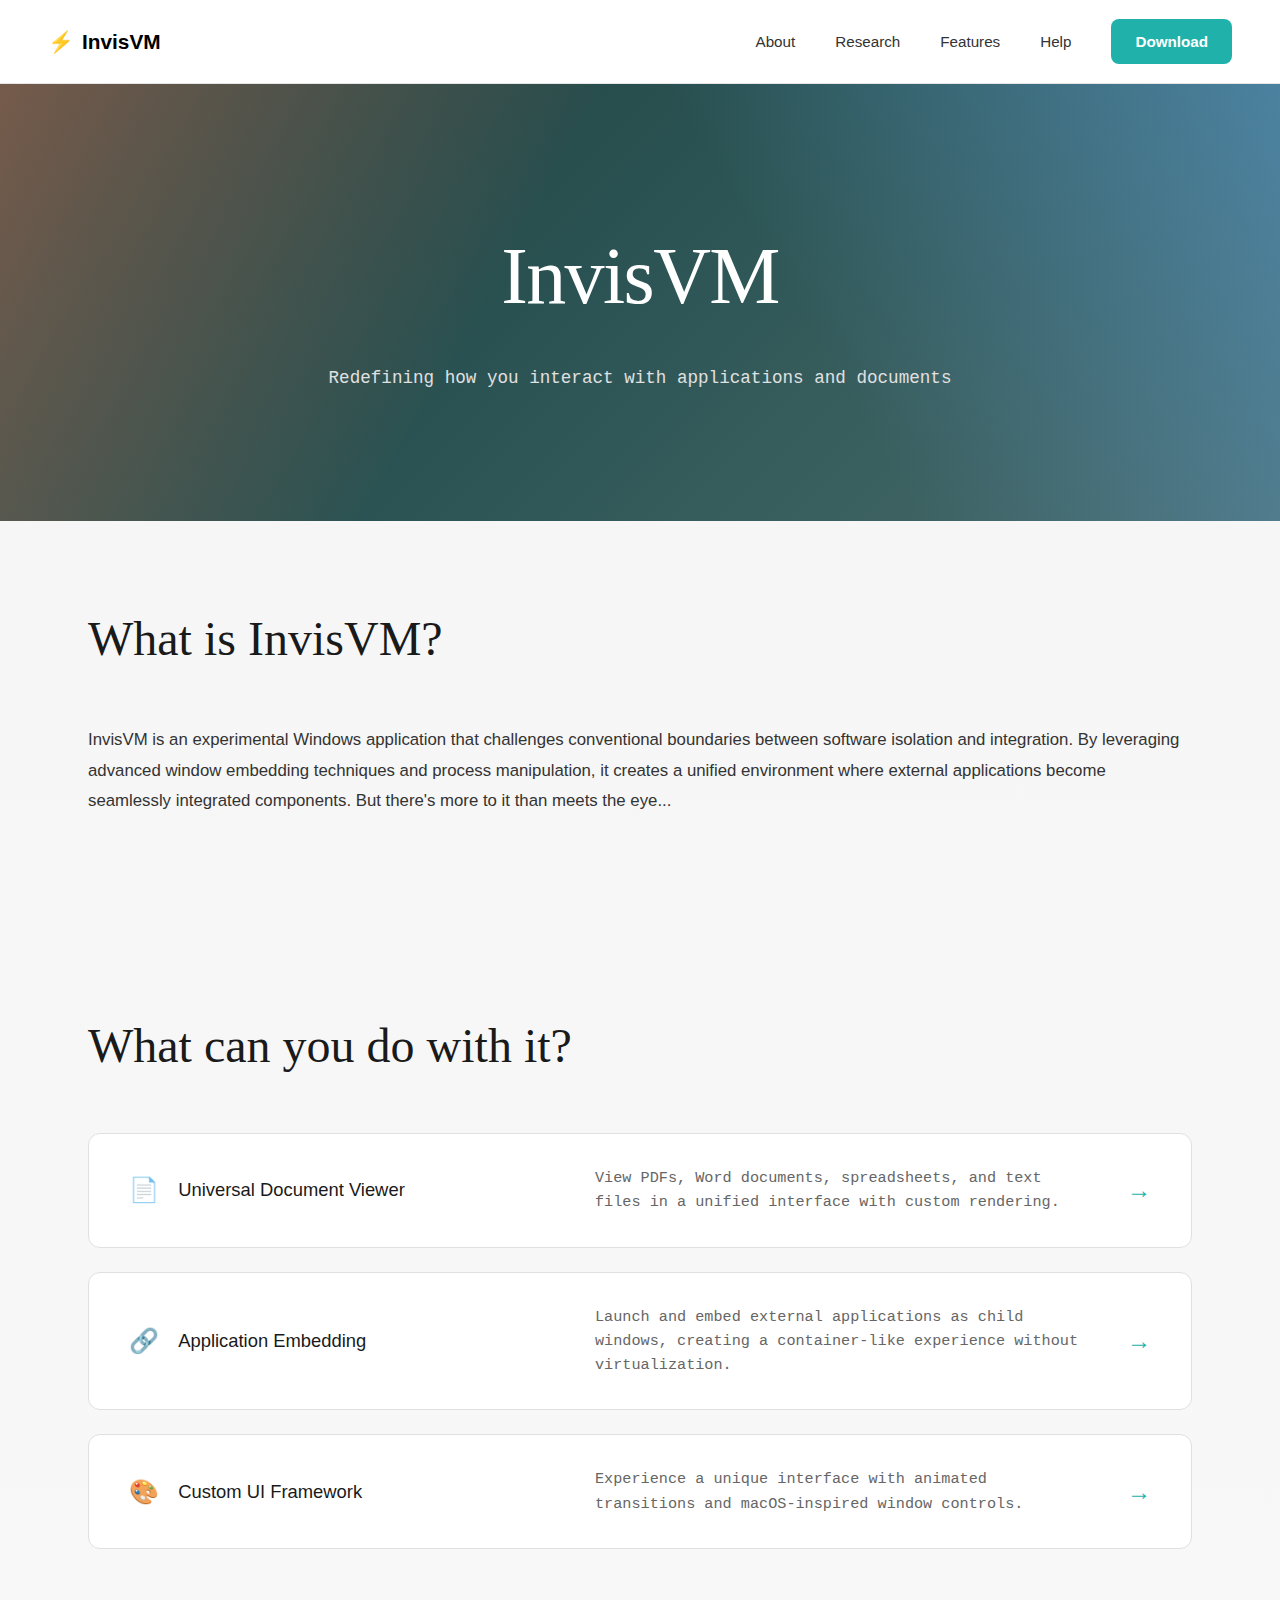
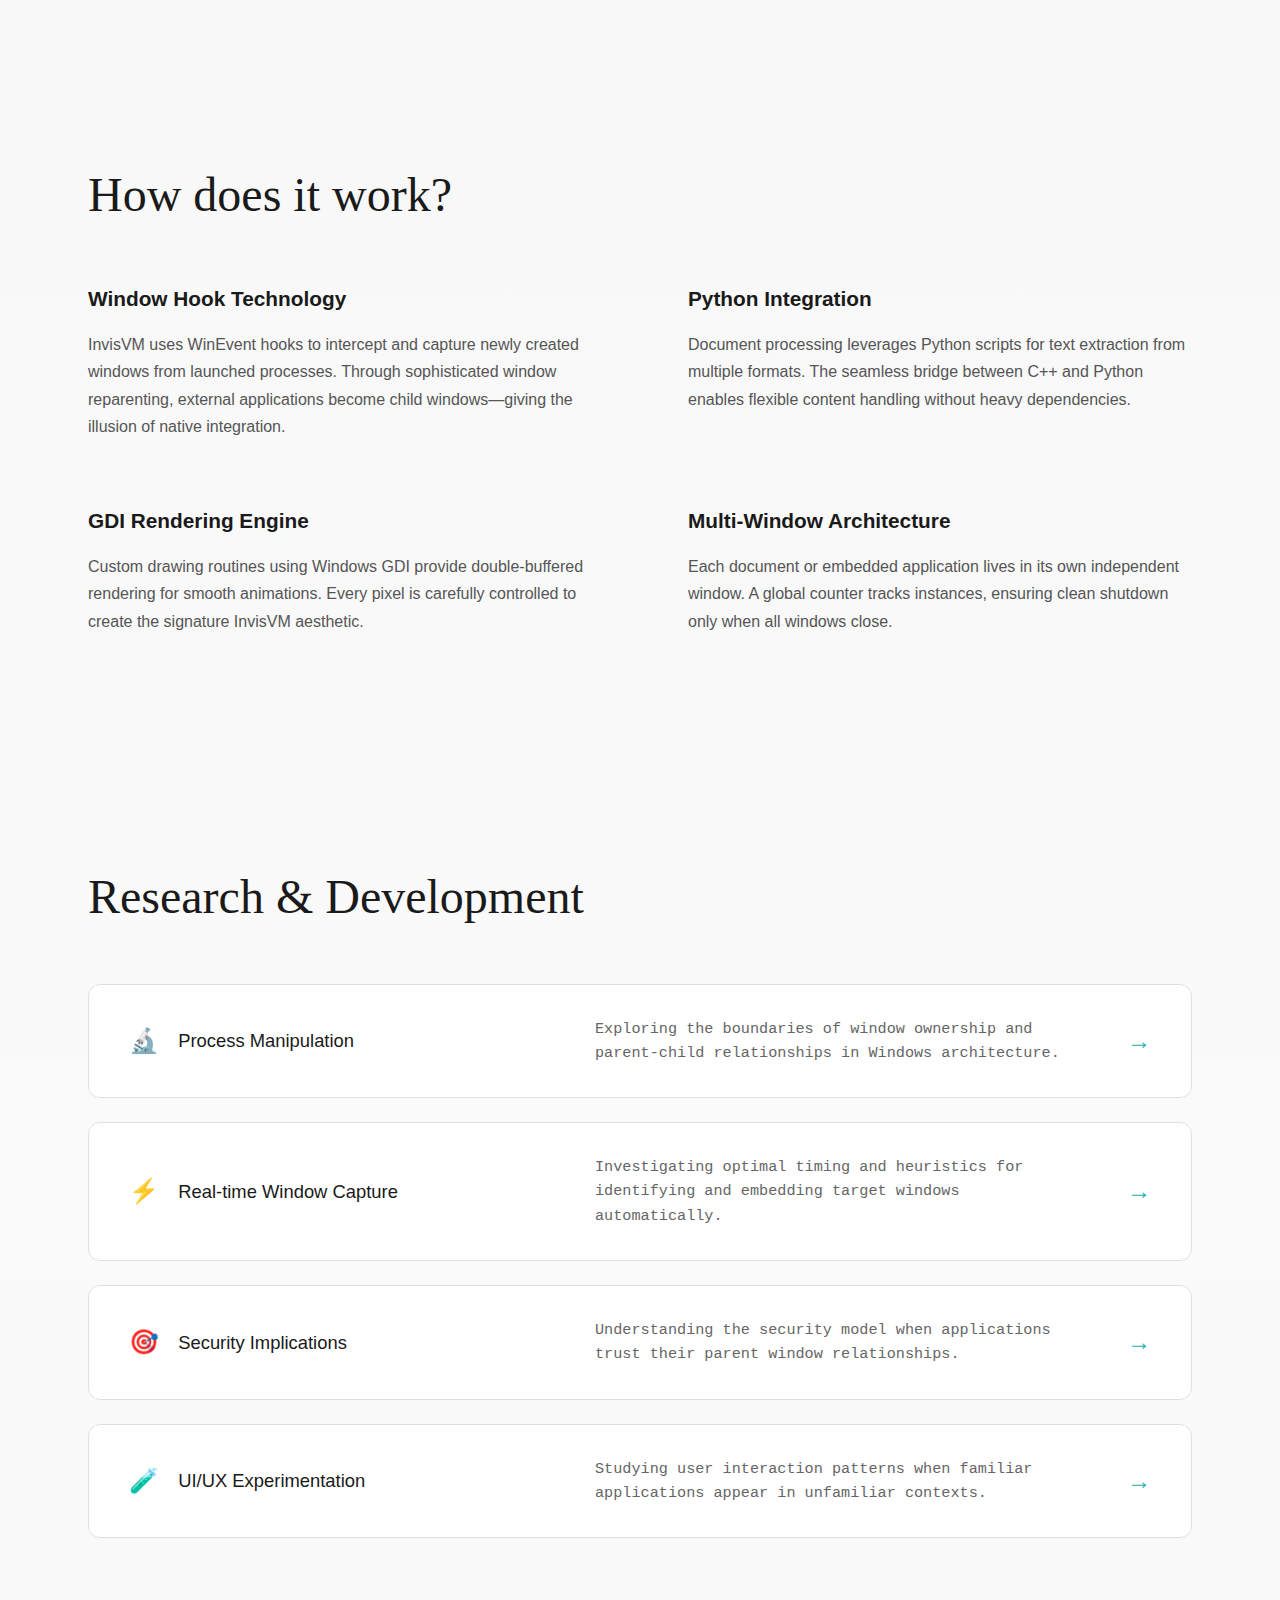
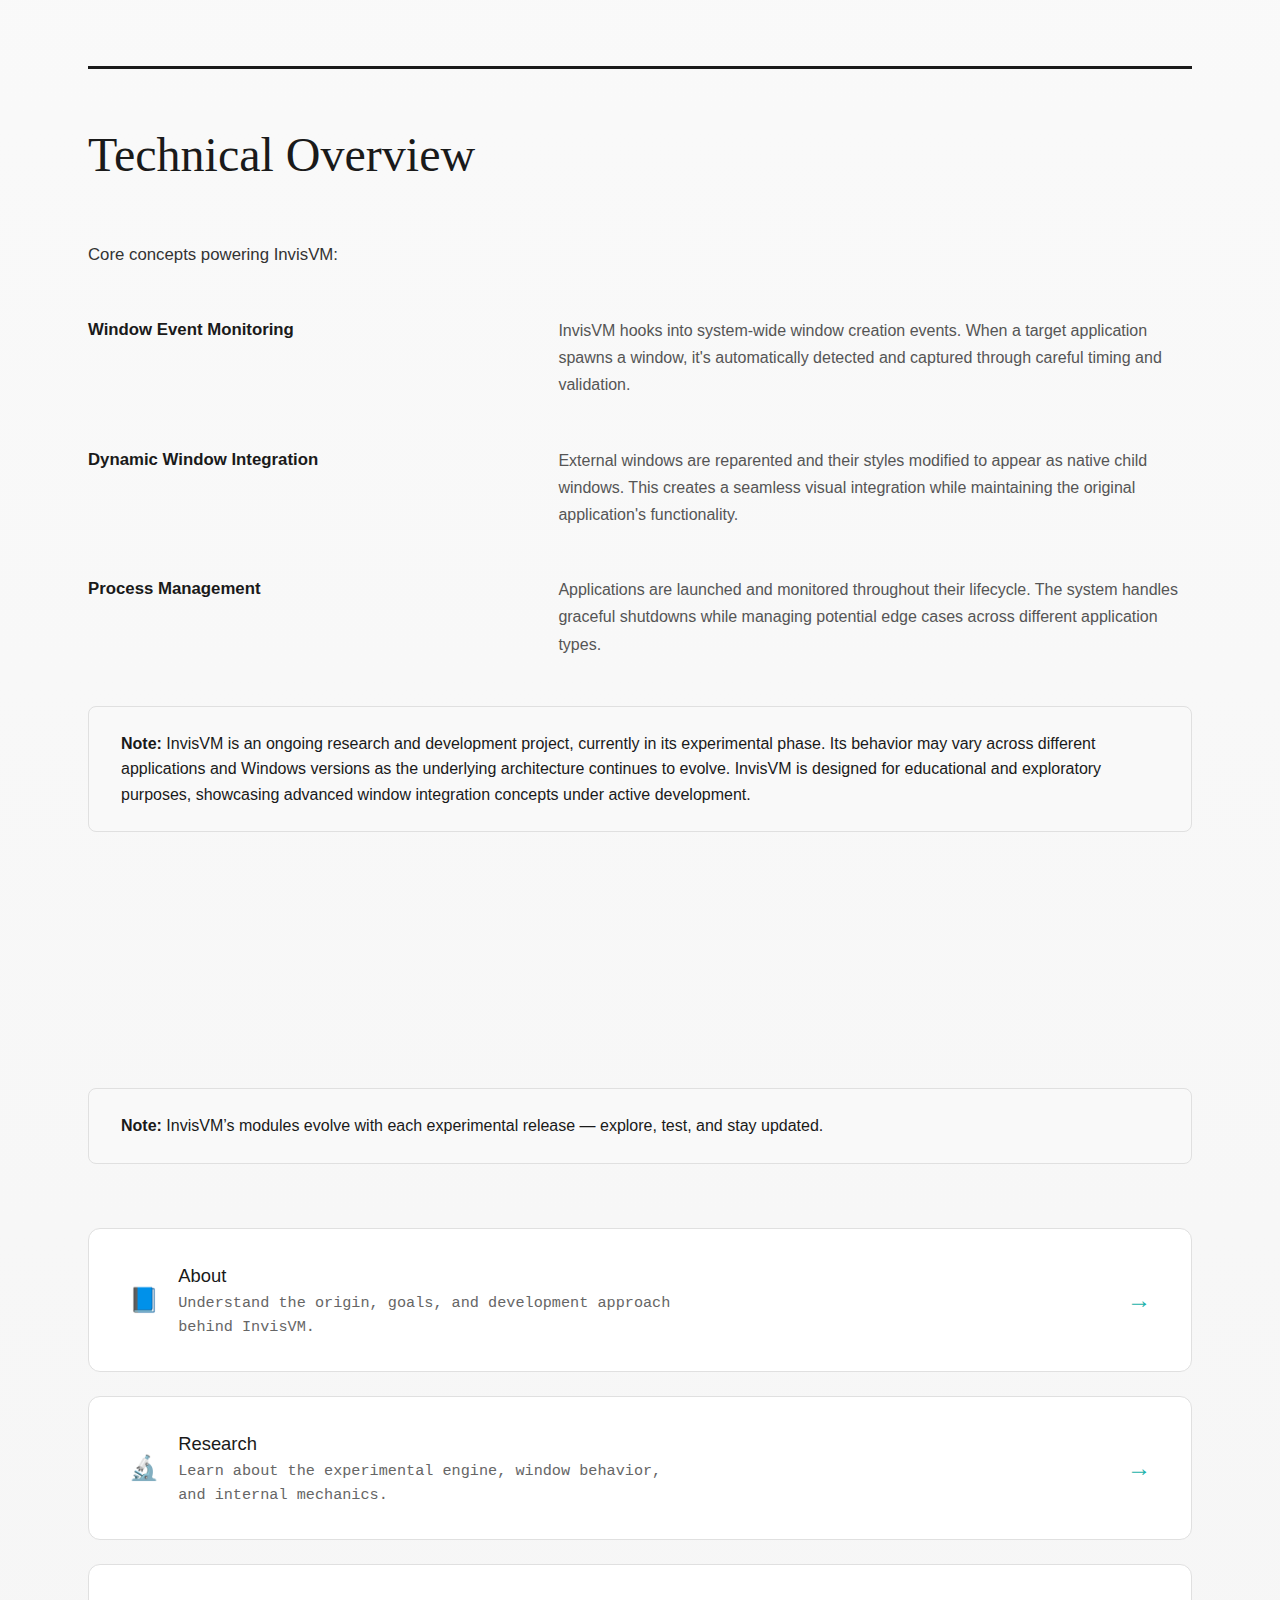
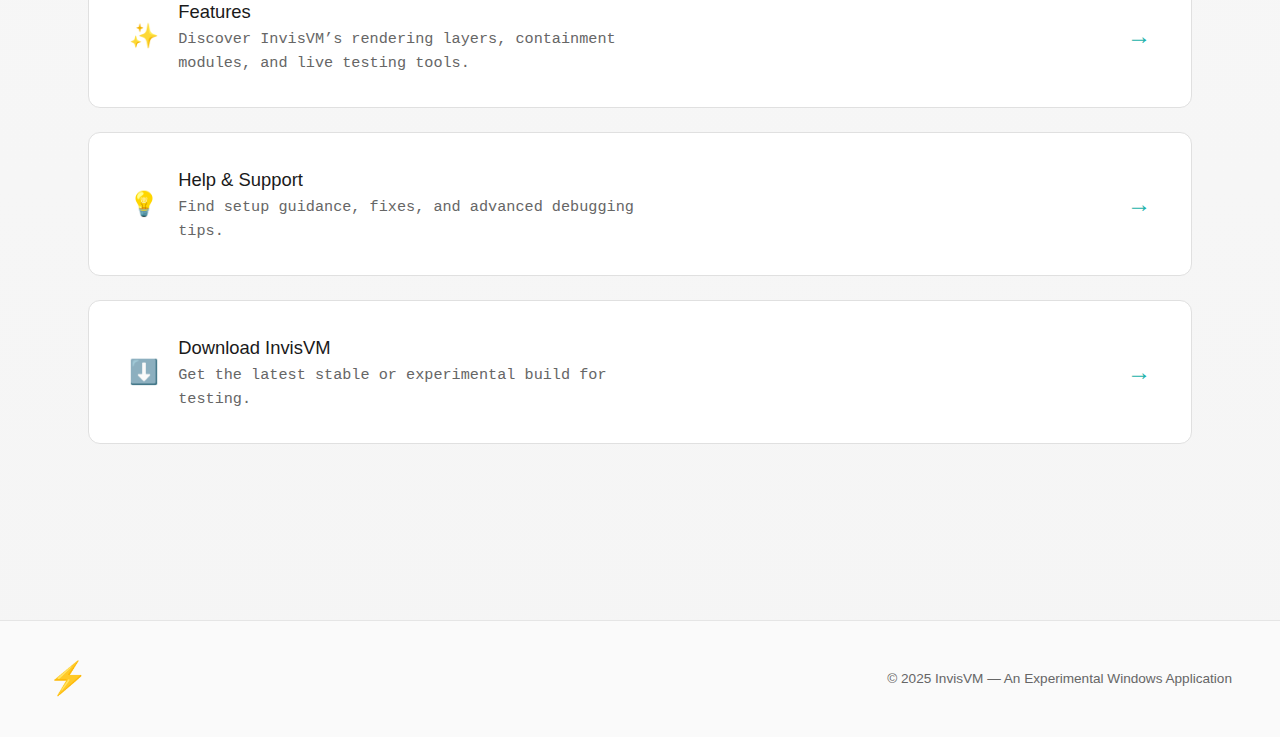
<file: index.html>
<!DOCTYPE html>
<html lang="en">
<head>
    <meta charset="UTF-8">
    <meta name="viewport" content="width=device-width, initial-scale=1.0">
    <title>InvisVM</title>
    <link rel="stylesheet" href="style.css">
</head>
<body>
    <header>
        <div class="header-container">
            <a href="#" class="logo">
                <span>⚡</span> InvisVM
            </a>
            <nav>
                <a href="about.html">About</a>
                <a href="research.html">Research</a>
                <a href="features.html">Features</a>
                <a href="help.html">Help</a>
                <a href="download.html" class="cta-btn">Download</a>
            </nav>
        </div>
    </header>

    <section class="hero">
        <div class="hero-content">
            <h1>InvisVM</h1>
            <p>Redefining how you interact with applications and documents</p>
        </div>
    </section>

    <main class="container">
        <section class="section">
            <h2 class="section-title">What is InvisVM?</h2>
            <p class="content-text">
                InvisVM is an experimental Windows application that challenges conventional boundaries between 
                software isolation and integration. By leveraging advanced window embedding techniques and process 
                manipulation, it creates a unified environment where external applications become seamlessly 
                integrated components. But there's more to it than meets the eye...
            </p>
        </section>

        <section class="section">
            <h2 class="section-title">What can you do with it?</h2>
            
            <div class="example-cards">
                <div class="card">
                    <div class="card-left">
                        <span class="card-icon">📄</span>
                        <span class="card-title">Universal Document Viewer</span>
                    </div>
                    <div class="card-right">
                        <span class="card-description">View PDFs, Word documents, spreadsheets, and text files in a unified interface with custom rendering.</span>
                        <span class="card-arrow">→</span>
                    </div>
                </div>

                <div class="card">
                    <div class="card-left">
                        <span class="card-icon">🔗</span>
                        <span class="card-title">Application Embedding</span>
                    </div>
                    <div class="card-right">
                        <span class="card-description">Launch and embed external applications as child windows, creating a container-like experience without virtualization.</span>
                        <span class="card-arrow">→</span>
                    </div>
                </div>

                <div class="card">
                    <div class="card-left">
                        <span class="card-icon">🎨</span>
                        <span class="card-title">Custom UI Framework</span>
                    </div>
                    <div class="card-right">
                        <span class="card-description">Experience a unique interface with animated transitions and macOS-inspired window controls.</span>
                        <span class="card-arrow">→</span>
                    </div>
                </div>
            </div>
        </section>

        <section class="section">
            <h2 class="section-title">How does it work?</h2>
            
            <div class="feature-grid">
                <div class="feature">
                    <h3 class="feature-title">Window Hook Technology</h3>
                    <p class="feature-text">
                        InvisVM uses WinEvent hooks to intercept and capture newly created windows from launched 
                        processes. Through sophisticated window reparenting, external applications become child 
                        windows—giving the illusion of native integration.
                    </p>
                </div>

                <div class="feature">
                    <h3 class="feature-title">Python Integration</h3>
                    <p class="feature-text">
                        Document processing leverages Python scripts for text extraction from multiple formats. 
                        The seamless bridge between C++ and Python enables flexible content handling without 
                        heavy dependencies.
                    </p>
                </div>

                <div class="feature">
                    <h3 class="feature-title">GDI Rendering Engine</h3>
                    <p class="feature-text">
                        Custom drawing routines using Windows GDI provide double-buffered rendering for smooth 
                        animations. Every pixel is carefully controlled to create the signature InvisVM aesthetic.
                    </p>
                </div>

                <div class="feature">
                    <h3 class="feature-title">Multi-Window Architecture</h3>
                    <p class="feature-text">
                        Each document or embedded application lives in its own independent window. A global counter 
                        tracks instances, ensuring clean shutdown only when all windows close.
                    </p>
                </div>
            </div>
        </section>

        <section class="section">
            <h2 class="section-title">Research & Development</h2>
            
            <div class="example-cards">
                <div class="card">
                    <div class="card-left">
                        <span class="card-icon">🔬</span>
                        <span class="card-title">Process Manipulation</span>
                    </div>
                    <div class="card-right">
                        <span class="card-description">Exploring the boundaries of window ownership and parent-child relationships in Windows architecture.</span>
                        <span class="card-arrow">→</span>
                    </div>
                </div>

                <div class="card">
                    <div class="card-left">
                        <span class="card-icon">⚡</span>
                        <span class="card-title">Real-time Window Capture</span>
                    </div>
                    <div class="card-right">
                        <span class="card-description">Investigating optimal timing and heuristics for identifying and embedding target windows automatically.</span>
                        <span class="card-arrow">→</span>
                    </div>
                </div>

                <div class="card">
                    <div class="card-left">
                        <span class="card-icon">🎯</span>
                        <span class="card-title">Security Implications</span>
                    </div>
                    <div class="card-right">
                        <span class="card-description">Understanding the security model when applications trust their parent window relationships.</span>
                        <span class="card-arrow">→</span>
                    </div>
                </div>

                <div class="card">
                    <div class="card-left">
                        <span class="card-icon">🧪</span>
                        <span class="card-title">UI/UX Experimentation</span>
                    </div>
                    <div class="card-right">
                        <span class="card-description">Studying user interaction patterns when familiar applications appear in unfamiliar contexts.</span>
                        <span class="card-arrow">→</span>
                    </div>
                </div>
            </div>
        </section>

        <section class="section tips-section">
            <h2 class="section-title">Technical Overview</h2>
            <p class="tips-intro">Core concepts powering InvisVM:</p>
            
            <div class="tips-grid">
                <div class="tip-row">
                    <div class="tip-label">Window Event Monitoring</div>
                    <div class="tip-content">
                        InvisVM hooks into system-wide window creation events. When a target application spawns 
                        a window, it's automatically detected and captured through careful timing and validation.
                    </div>
                </div>

                <div class="tip-row">
                    <div class="tip-label">Dynamic Window Integration</div>
                    <div class="tip-content">
                        External windows are reparented and their styles modified to appear as native child windows. 
                        This creates a seamless visual integration while maintaining the original application's functionality.
                    </div>
                </div>

                <div class="tip-row">
                    <div class="tip-label">Process Management</div>
                    <div class="tip-content">
                        Applications are launched and monitored throughout their lifecycle. The system handles 
                        graceful shutdowns while managing potential edge cases across different application types.
                    </div>
                </div>
            </div>

            <div class="note-box">
                <strong>Note:</strong> InvisVM is an ongoing research and development project, currently in its experimental phase. 
                Its behavior may vary across different applications and Windows versions as the underlying architecture continues 
                to evolve. InvisVM is designed for educational and exploratory purposes, showcasing advanced window integration 
                concepts under active development.
            </div>
        </section>

        <section class="section">
        <div class="note-box">
            <strong>Note:</strong> InvisVM’s modules evolve with each experimental release — explore, test, and stay updated.
        </div>

        <div class="cta-cards">
            <a href="about.html" class="card-link">
            <div class="card">
                <div class="card-left">
                <span class="card-icon">📘</span>
                <div>
                    <h3 class="card-title">About</h3>
                    <p class="card-description">
                    Understand the origin, goals, and development approach behind InvisVM.
                    </p>
                </div>
                </div>
                <div class="card-right">
                <span class="card-arrow">→</span>
                </div>
            </div>
            </a>
            <a href="research.html" class="card-link">
            <div class="card">
                <div class="card-left">
                <span class="card-icon">🔬</span>
                <div>
                    <h3 class="card-title">Research</h3>
                    <p class="card-description">Learn about the experimental engine, window behavior, and internal mechanics.</p>
                </div>
                </div>
                <div class="card-right">
                <span class="card-arrow">→</span>
                </div>
            </div>
            </a>

            <a href="features.html" class="card-link">
            <div class="card">
                <div class="card-left">
                <span class="card-icon">✨</span>
                <div>
                    <h3 class="card-title">Features</h3>
                    <p class="card-description">Discover InvisVM’s rendering layers, containment modules, and live testing tools.</p>
                </div>
                </div>
                <div class="card-right">
                <span class="card-arrow">→</span>
                </div>
            </div>
            </a>

            <a href="help.html" class="card-link">
            <div class="card">
                <div class="card-left">
                <span class="card-icon">💡</span>
                <div>
                    <h3 class="card-title">Help & Support</h3>
                    <p class="card-description">Find setup guidance, fixes, and advanced debugging tips.</p>
                </div>
                </div>
                <div class="card-right">
                <span class="card-arrow">→</span>
                </div>
            </div>
            </a>

            <a href="download.html" class="card-link">
            <div class="card">
                <div class="card-left">
                <span class="card-icon">⬇️</span>
                <div>
                    <h3 class="card-title">Download InvisVM</h3>
                    <p class="card-description">Get the latest stable or experimental build for testing.</p>
                </div>
                </div>
                <div class="card-right">
                <span class="card-arrow">→</span>
                </div>
            </div>
            </a>
        </div>
        </section>

    </main>

    <footer>
        <div class="footer-container">
            <div class="footer-bottom">
                <div class="footer-logo">⚡</div>
                <div class="footer-copyright">© 2025 InvisVM — An Experimental Windows Application</div>
            </div>
        </div>
    </footer>
</body>
</html>
</file>
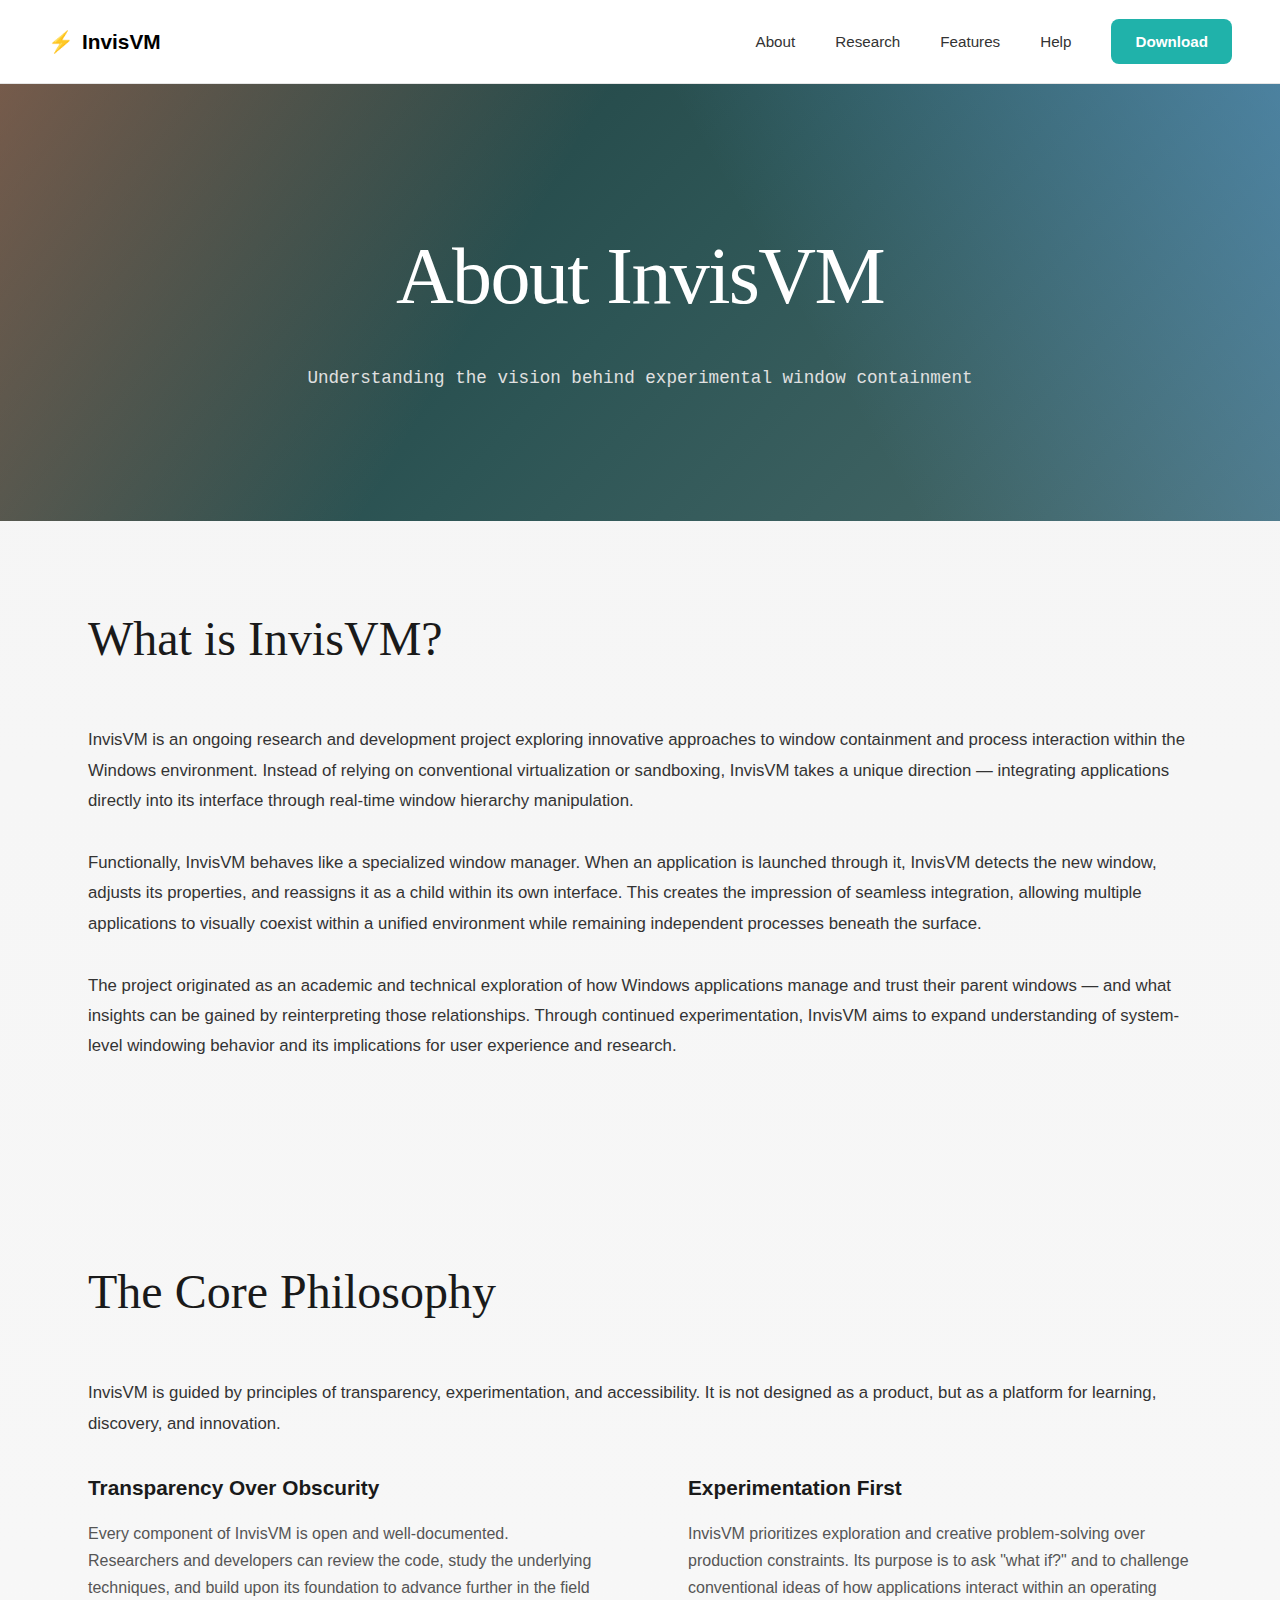
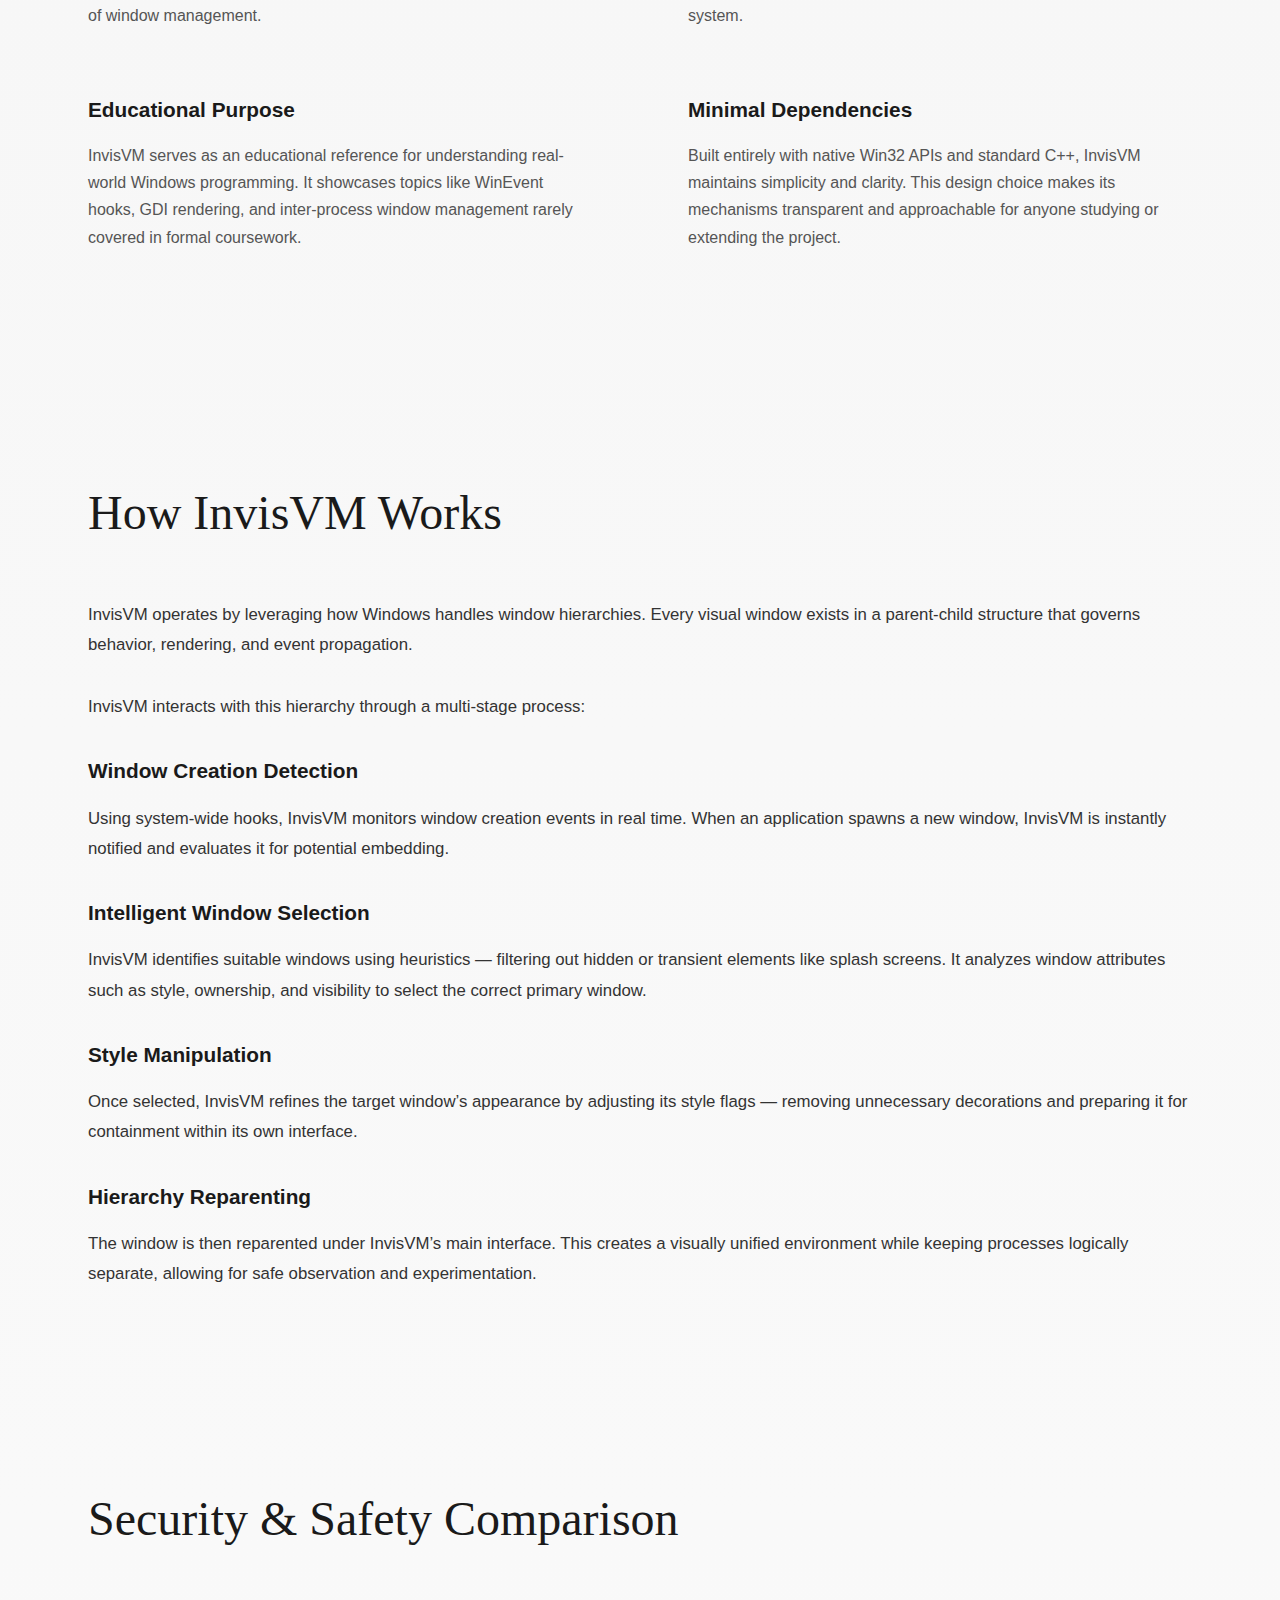
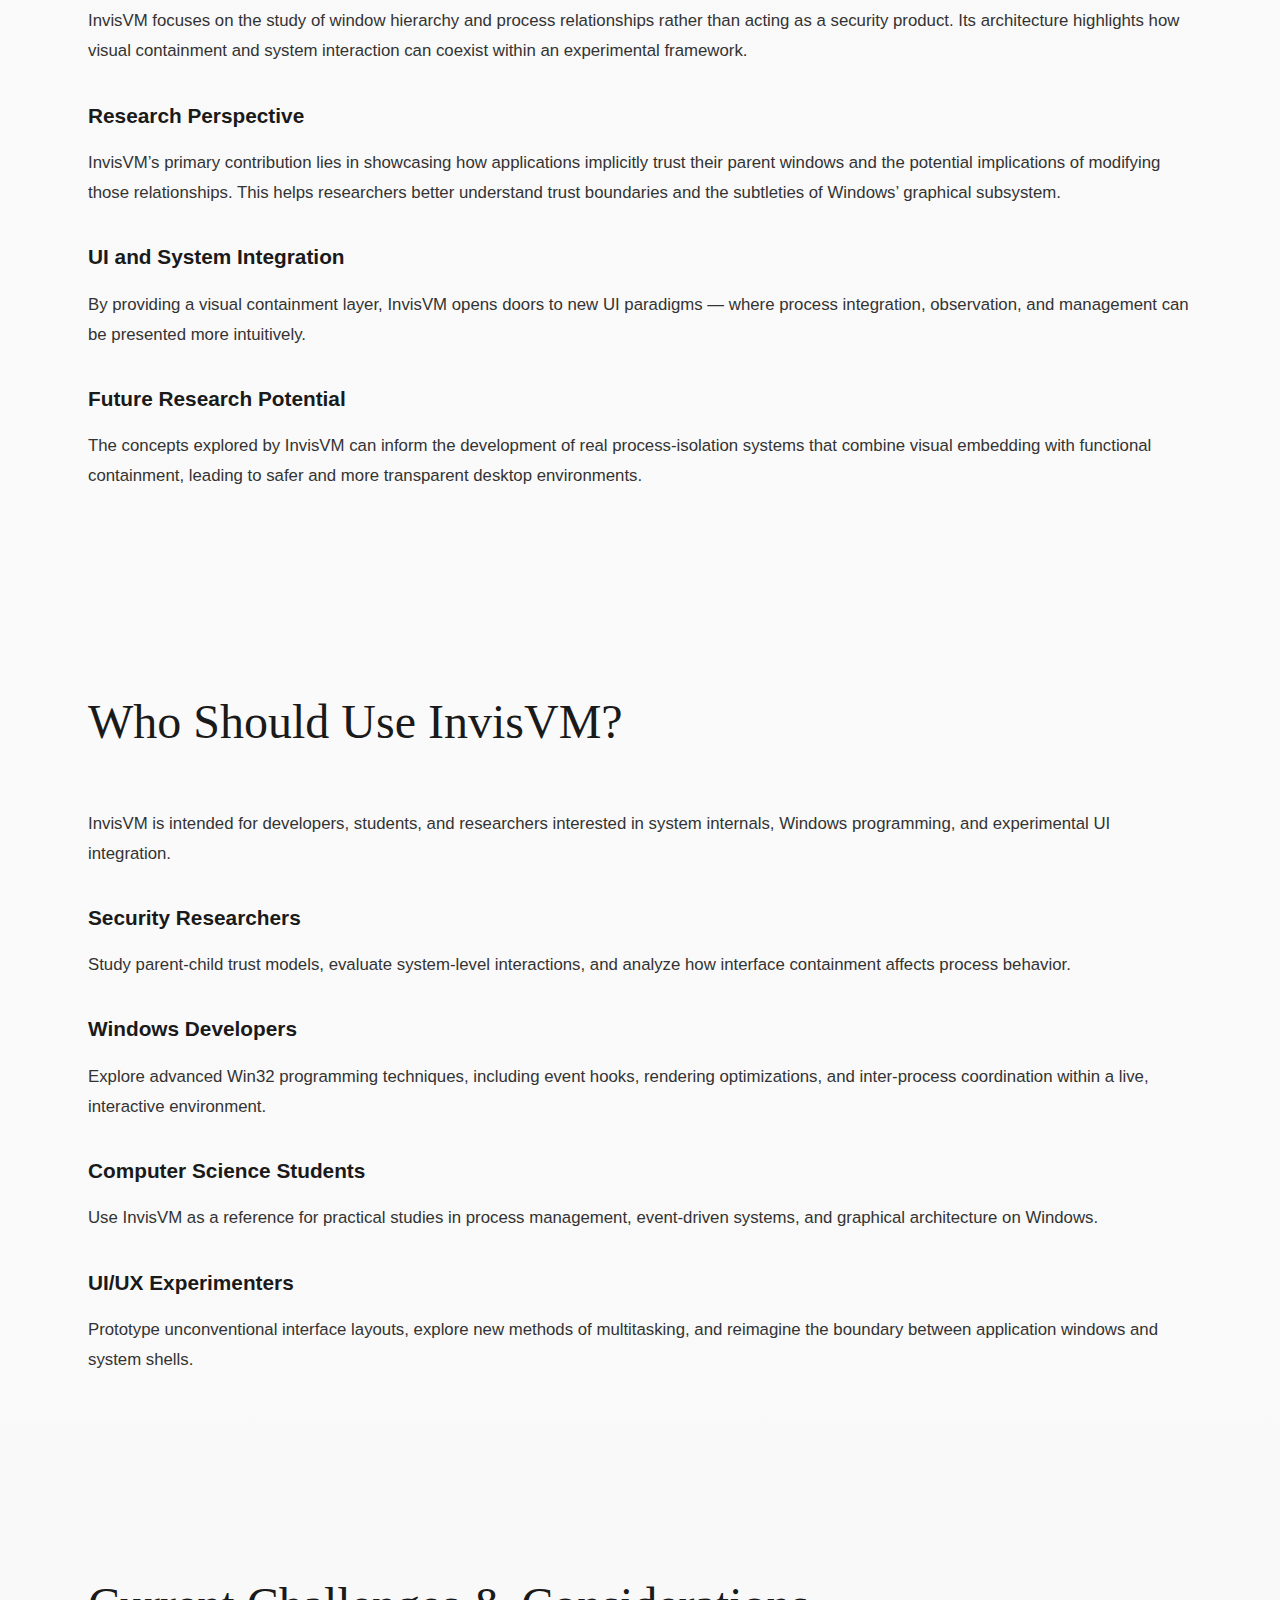
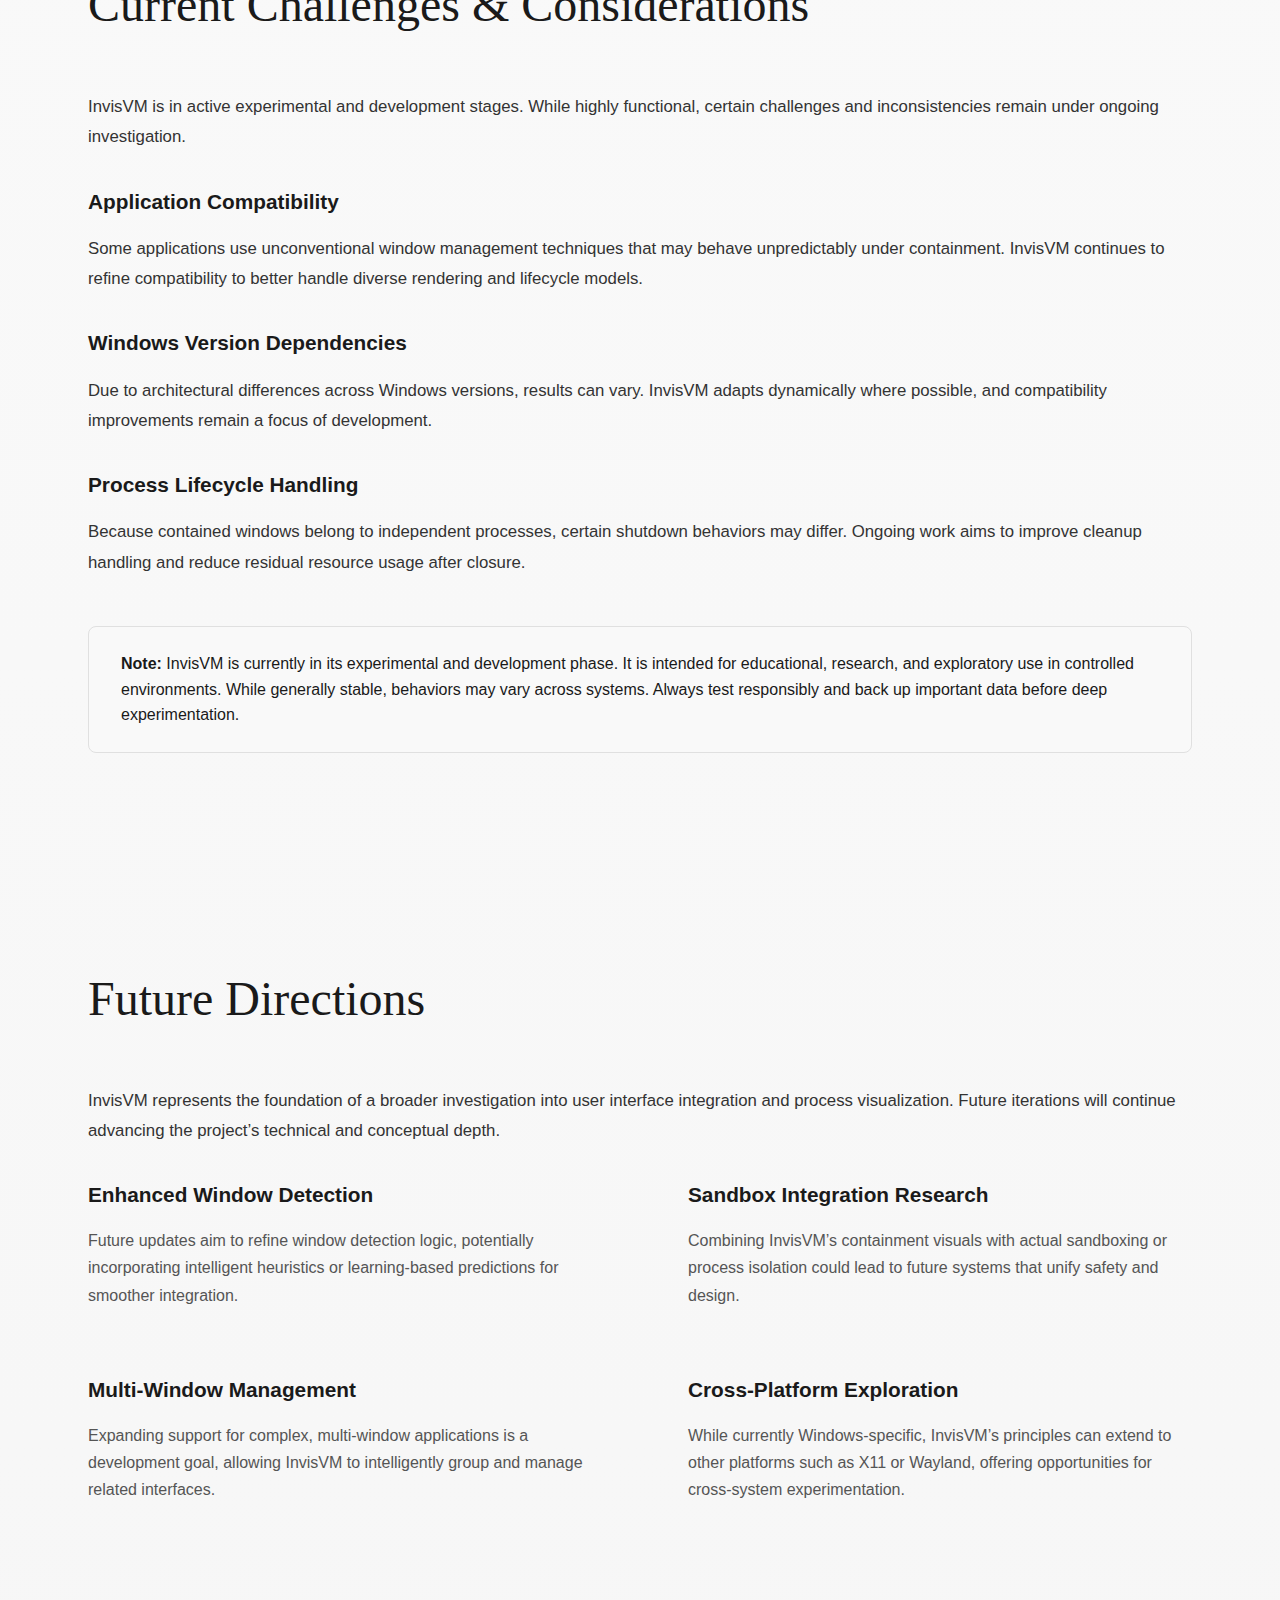
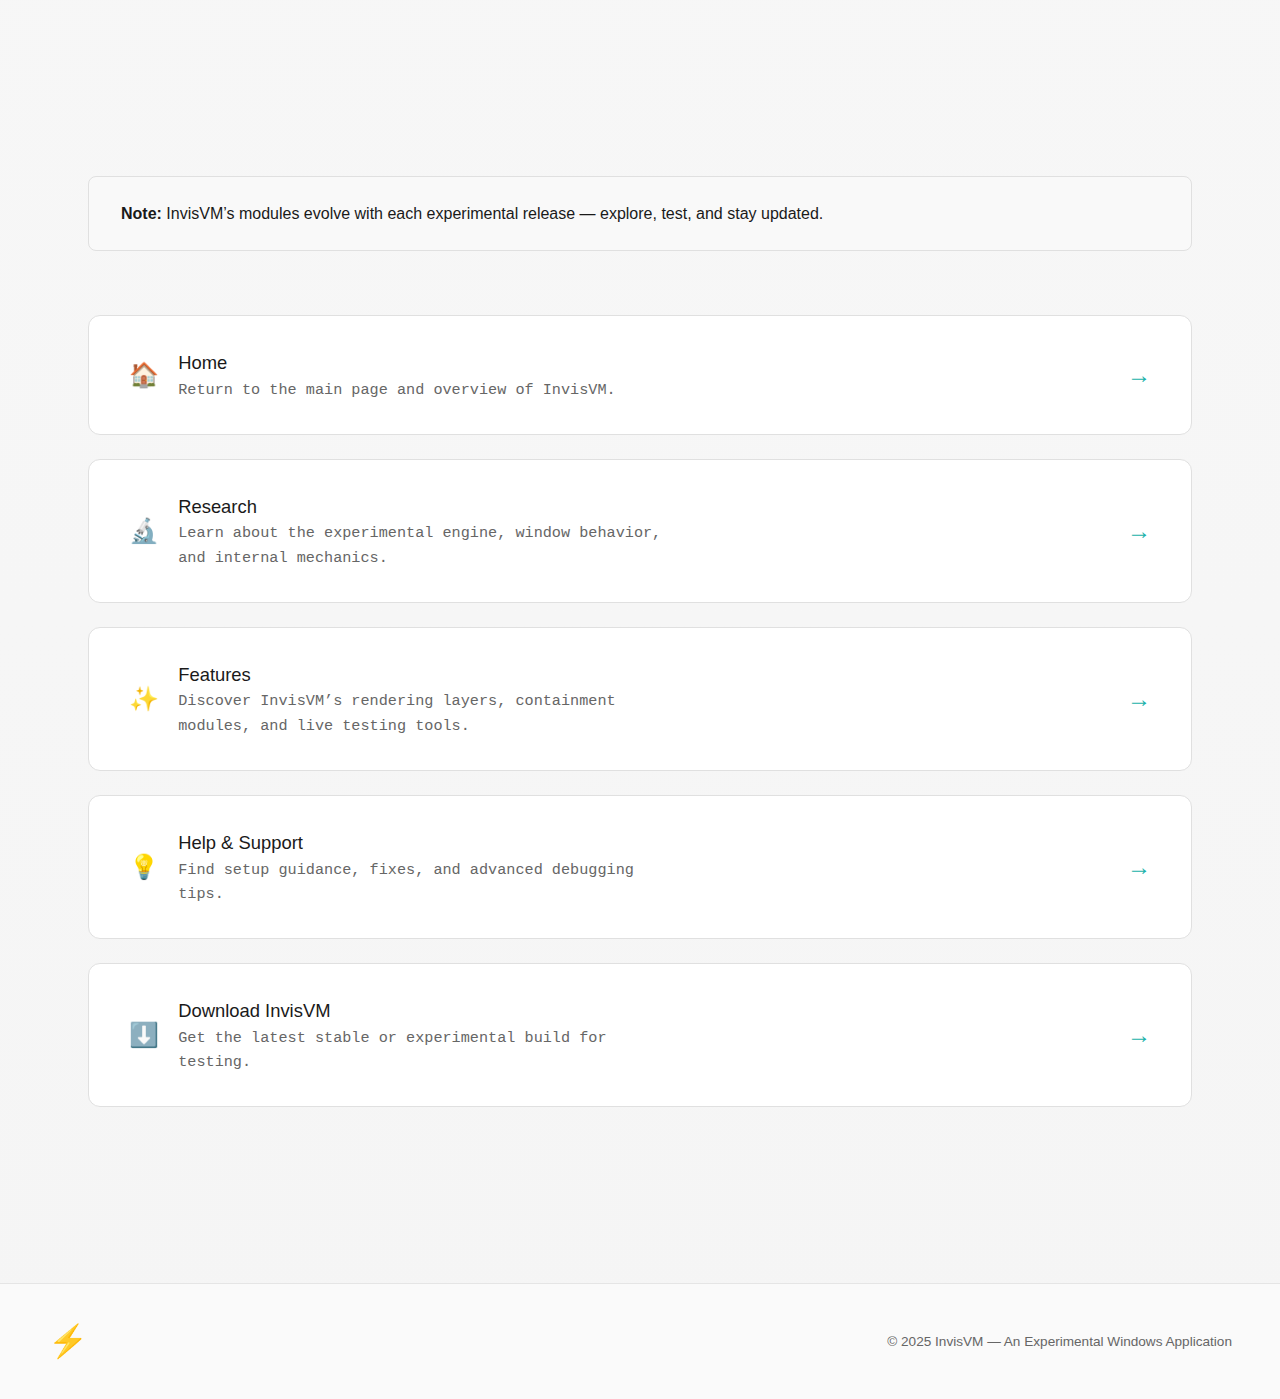
<file: about.html>
<!DOCTYPE html>
<html lang="en">
<head>
    <meta charset="UTF-8">
    <meta name="viewport" content="width=device-width, initial-scale=1.0">
    <title>About - InvisVM</title>
    <link rel="stylesheet" href="style.css">
</head>
<body>
    <header>
        <div class="header-container">
            <a href="index.html" class="logo">
                <span>⚡</span> InvisVM
            </a>
            <nav>
                <a href="about.html">About</a>
                <a href="research.html">Research</a>
                <a href="features.html">Features</a>
                <a href="help.html">Help</a>
                <a href="download.html" class="cta-btn">Download</a>
            </nav>
        </div>
    </header>

    <section class="hero">
        <div class="hero-content">
            <h1>About InvisVM</h1>
            <p>Understanding the vision behind experimental window containment</p>
        </div>
    </section>

    <main class="container">
        <section class="section">
            <h2 class="section-title">What is InvisVM?</h2>
            <p class="content-text">
                InvisVM is an ongoing research and development project exploring innovative approaches to window containment and process interaction within the Windows environment. 
                Instead of relying on conventional virtualization or sandboxing, InvisVM takes a unique direction — integrating applications directly into its interface through real-time window hierarchy manipulation.
            </p>
            <p class="content-text">
                Functionally, InvisVM behaves like a specialized window manager. When an application is launched through it, InvisVM detects the new window, adjusts its properties, and reassigns it as a child within its own interface. 
                This creates the impression of seamless integration, allowing multiple applications to visually coexist within a unified environment while remaining independent processes beneath the surface.
            </p>
            <p class="content-text">
                The project originated as an academic and technical exploration of how Windows applications manage and trust their parent windows — and what insights can be gained by reinterpreting those relationships. 
                Through continued experimentation, InvisVM aims to expand understanding of system-level windowing behavior and its implications for user experience and research.
            </p>
        </section>

        <section class="section">
            <h2 class="section-title">The Core Philosophy</h2>
            <p class="content-text">
                InvisVM is guided by principles of transparency, experimentation, and accessibility. It is not designed as a product, but as a platform for learning, discovery, and innovation.
            </p>
            
            <div class="feature-grid">
                <div class="feature">
                    <h3 class="feature-title">Transparency Over Obscurity</h3>
                    <p class="feature-text">
                        Every component of InvisVM is open and well-documented. 
                        Researchers and developers can review the code, study the underlying techniques, and build upon its foundation to advance further in the field of window management.
                    </p>
                </div>

                <div class="feature">
                    <h3 class="feature-title">Experimentation First</h3>
                    <p class="feature-text">
                        InvisVM prioritizes exploration and creative problem-solving over production constraints. 
                        Its purpose is to ask "what if?" and to challenge conventional ideas of how applications interact within an operating system.
                    </p>
                </div>

                <div class="feature">
                    <h3 class="feature-title">Educational Purpose</h3>
                    <p class="feature-text">
                        InvisVM serves as an educational reference for understanding real-world Windows programming. 
                        It showcases topics like WinEvent hooks, GDI rendering, and inter-process window management rarely covered in formal coursework.
                    </p>
                </div>

                <div class="feature">
                    <h3 class="feature-title">Minimal Dependencies</h3>
                    <p class="feature-text">
                        Built entirely with native Win32 APIs and standard C++, InvisVM maintains simplicity and clarity. 
                        This design choice makes its mechanisms transparent and approachable for anyone studying or extending the project.
                    </p>
                </div>
            </div>
        </section>

        <section class="section">
            <h2 class="section-title">How InvisVM Works</h2>
            <p class="content-text">
                InvisVM operates by leveraging how Windows handles window hierarchies. Every visual window exists in a parent-child structure that governs behavior, rendering, and event propagation.
            </p>
            <p class="content-text">
                InvisVM interacts with this hierarchy through a multi-stage process:
            </p>

            <h3 class="feature-title" style="margin-top: 2rem; margin-bottom: 1rem;">Window Creation Detection</h3>
            <p class="content-text">
                Using system-wide hooks, InvisVM monitors window creation events in real time. 
                When an application spawns a new window, InvisVM is instantly notified and evaluates it for potential embedding.
            </p>

            <h3 class="feature-title" style="margin-top: 2rem; margin-bottom: 1rem;">Intelligent Window Selection</h3>
            <p class="content-text">
                InvisVM identifies suitable windows using heuristics — filtering out hidden or transient elements like splash screens. 
                It analyzes window attributes such as style, ownership, and visibility to select the correct primary window.
            </p>

            <h3 class="feature-title" style="margin-top: 2rem; margin-bottom: 1rem;">Style Manipulation</h3>
            <p class="content-text">
                Once selected, InvisVM refines the target window’s appearance by adjusting its style flags — removing unnecessary decorations and preparing it for containment within its own interface.
            </p>

            <h3 class="feature-title" style="margin-top: 2rem; margin-bottom: 1rem;">Hierarchy Reparenting</h3>
            <p class="content-text">
                The window is then reparented under InvisVM’s main interface. This creates a visually unified environment while keeping processes logically separate, allowing for safe observation and experimentation.
            </p>
        </section>

        <section class="section">
            <h2 class="section-title">Security & Safety Comparison</h2>
            <p class="content-text">
                InvisVM focuses on the study of window hierarchy and process relationships rather than acting as a security product. 
                Its architecture highlights how visual containment and system interaction can coexist within an experimental framework.
            </p>

            <h3 class="feature-title" style="margin-top: 2rem; margin-bottom: 1rem;">Research Perspective</h3>
            <p class="content-text">
                InvisVM’s primary contribution lies in showcasing how applications implicitly trust their parent windows and the potential implications of modifying those relationships. 
                This helps researchers better understand trust boundaries and the subtleties of Windows’ graphical subsystem.
            </p>

            <h3 class="feature-title" style="margin-top: 2rem; margin-bottom: 1rem;">UI and System Integration</h3>
            <p class="content-text">
                By providing a visual containment layer, InvisVM opens doors to new UI paradigms — where process integration, observation, and management can be presented more intuitively.
            </p>

            <h3 class="feature-title" style="margin-top: 2rem; margin-bottom: 1rem;">Future Research Potential</h3>
            <p class="content-text">
                The concepts explored by InvisVM can inform the development of real process-isolation systems that combine visual embedding with functional containment, leading to safer and more transparent desktop environments.
            </p>
        </section>

        <section class="section">
            <h2 class="section-title">Who Should Use InvisVM?</h2>
            <p class="content-text">
                InvisVM is intended for developers, students, and researchers interested in system internals, Windows programming, and experimental UI integration.
            </p>

            <h3 class="feature-title" style="margin-top: 2rem; margin-bottom: 1rem;">Security Researchers</h3>
            <p class="content-text">
                Study parent-child trust models, evaluate system-level interactions, and analyze how interface containment affects process behavior.
            </p>

            <h3 class="feature-title" style="margin-top: 2rem; margin-bottom: 1rem;">Windows Developers</h3>
            <p class="content-text">
                Explore advanced Win32 programming techniques, including event hooks, rendering optimizations, and inter-process coordination within a live, interactive environment.
            </p>

            <h3 class="feature-title" style="margin-top: 2rem; margin-bottom: 1rem;">Computer Science Students</h3>
            <p class="content-text">
                Use InvisVM as a reference for practical studies in process management, event-driven systems, and graphical architecture on Windows.
            </p>

            <h3 class="feature-title" style="margin-top: 2rem; margin-bottom: 1rem;">UI/UX Experimenters</h3>
            <p class="content-text">
                Prototype unconventional interface layouts, explore new methods of multitasking, and reimagine the boundary between application windows and system shells.
            </p>
        </section>

        <section class="section">
            <h2 class="section-title">Current Challenges & Considerations</h2>
            <p class="content-text">
                InvisVM is in active experimental and development stages. While highly functional, certain challenges and inconsistencies remain under ongoing investigation.
            </p>

            <h3 class="feature-title" style="margin-top: 2rem; margin-bottom: 1rem;">Application Compatibility</h3>
            <p class="content-text">
                Some applications use unconventional window management techniques that may behave unpredictably under containment. 
                InvisVM continues to refine compatibility to better handle diverse rendering and lifecycle models.
            </p>

            <h3 class="feature-title" style="margin-top: 2rem; margin-bottom: 1rem;">Windows Version Dependencies</h3>
            <p class="content-text">
                Due to architectural differences across Windows versions, results can vary. 
                InvisVM adapts dynamically where possible, and compatibility improvements remain a focus of development.
            </p>

            <h3 class="feature-title" style="margin-top: 2rem; margin-bottom: 1rem;">Process Lifecycle Handling</h3>
            <p class="content-text">
                Because contained windows belong to independent processes, certain shutdown behaviors may differ. 
                Ongoing work aims to improve cleanup handling and reduce residual resource usage after closure.
            </p>

            <div class="note-box" style="margin-top: 3rem;">
                <strong>Note:</strong> InvisVM is currently in its experimental and development phase. 
                It is intended for educational, research, and exploratory use in controlled environments. 
                While generally stable, behaviors may vary across systems. Always test responsibly and back up important data before deep experimentation.
            </div>
        </section>

        <section class="section">
            <h2 class="section-title">Future Directions</h2>
            <p class="content-text">
                InvisVM represents the foundation of a broader investigation into user interface integration and process visualization. 
                Future iterations will continue advancing the project’s technical and conceptual depth.
            </p>

            <div class="feature-grid">
                <div class="feature">
                    <h3 class="feature-title">Enhanced Window Detection</h3>
                    <p class="feature-text">
                        Future updates aim to refine window detection logic, potentially incorporating intelligent heuristics or learning-based predictions for smoother integration.
                    </p>
                </div>

                <div class="feature">
                    <h3 class="feature-title">Sandbox Integration Research</h3>
                    <p class="feature-text">
                        Combining InvisVM’s containment visuals with actual sandboxing or process isolation could lead to future systems that unify safety and design.
                    </p>
                </div>

                <div class="feature">
                    <h3 class="feature-title">Multi-Window Management</h3>
                    <p class="feature-text">
                        Expanding support for complex, multi-window applications is a development goal, allowing InvisVM to intelligently group and manage related interfaces.
                    </p>
                </div>

                <div class="feature">
                    <h3 class="feature-title">Cross-Platform Exploration</h3>
                    <p class="feature-text">
                        While currently Windows-specific, InvisVM’s principles can extend to other platforms such as X11 or Wayland, offering opportunities for cross-system experimentation.
                    </p>
                </div>
            </div>
        </section>

        <section class="section">
  <div class="note-box">
    <strong>Note:</strong> InvisVM’s modules evolve with each experimental release — explore, test, and stay updated.
  </div>

  <div class="cta-cards">

    <a href="index.html" class="card-link">
      <div class="card">
        <div class="card-left">
          <span class="card-icon">🏠</span>
          <div>
            <h3 class="card-title">Home</h3>
            <p class="card-description">
              Return to the main page and overview of InvisVM.
            </p>
          </div>
        </div>
        <div class="card-right">
          <span class="card-arrow">→</span>
        </div>
      </div>
    </a>

    <a href="research.html" class="card-link">
      <div class="card">
        <div class="card-left">
          <span class="card-icon">🔬</span>
          <div>
            <h3 class="card-title">Research</h3>
            <p class="card-description">Learn about the experimental engine, window behavior, and internal mechanics.</p>
          </div>
        </div>
        <div class="card-right">
          <span class="card-arrow">→</span>
        </div>
      </div>
    </a>

    <a href="features.html" class="card-link">
      <div class="card">
        <div class="card-left">
          <span class="card-icon">✨</span>
          <div>
            <h3 class="card-title">Features</h3>
            <p class="card-description">Discover InvisVM’s rendering layers, containment modules, and live testing tools.</p>
          </div>
        </div>
        <div class="card-right">
          <span class="card-arrow">→</span>
        </div>
      </div>
    </a>

    <a href="help.html" class="card-link">
      <div class="card">
        <div class="card-left">
          <span class="card-icon">💡</span>
          <div>
            <h3 class="card-title">Help & Support</h3>
            <p class="card-description">Find setup guidance, fixes, and advanced debugging tips.</p>
          </div>
        </div>
        <div class="card-right">
          <span class="card-arrow">→</span>
        </div>
      </div>
    </a>

    <a href="download.html" class="card-link">
      <div class="card">
        <div class="card-left">
          <span class="card-icon">⬇️</span>
          <div>
            <h3 class="card-title">Download InvisVM</h3>
            <p class="card-description">Get the latest stable or experimental build for testing.</p>
          </div>
        </div>
        <div class="card-right">
          <span class="card-arrow">→</span>
        </div>
      </div>
    </a>

  </div>
</section>

    </main>

    <footer>
        <div class="footer-container">
            <div class="footer-bottom">
                <div class="footer-logo">⚡</div>
                <div class="footer-copyright">© 2025 InvisVM — An Experimental Windows Application</div>
            </div>
        </div>
    </footer>
</body>
</html>
</file>
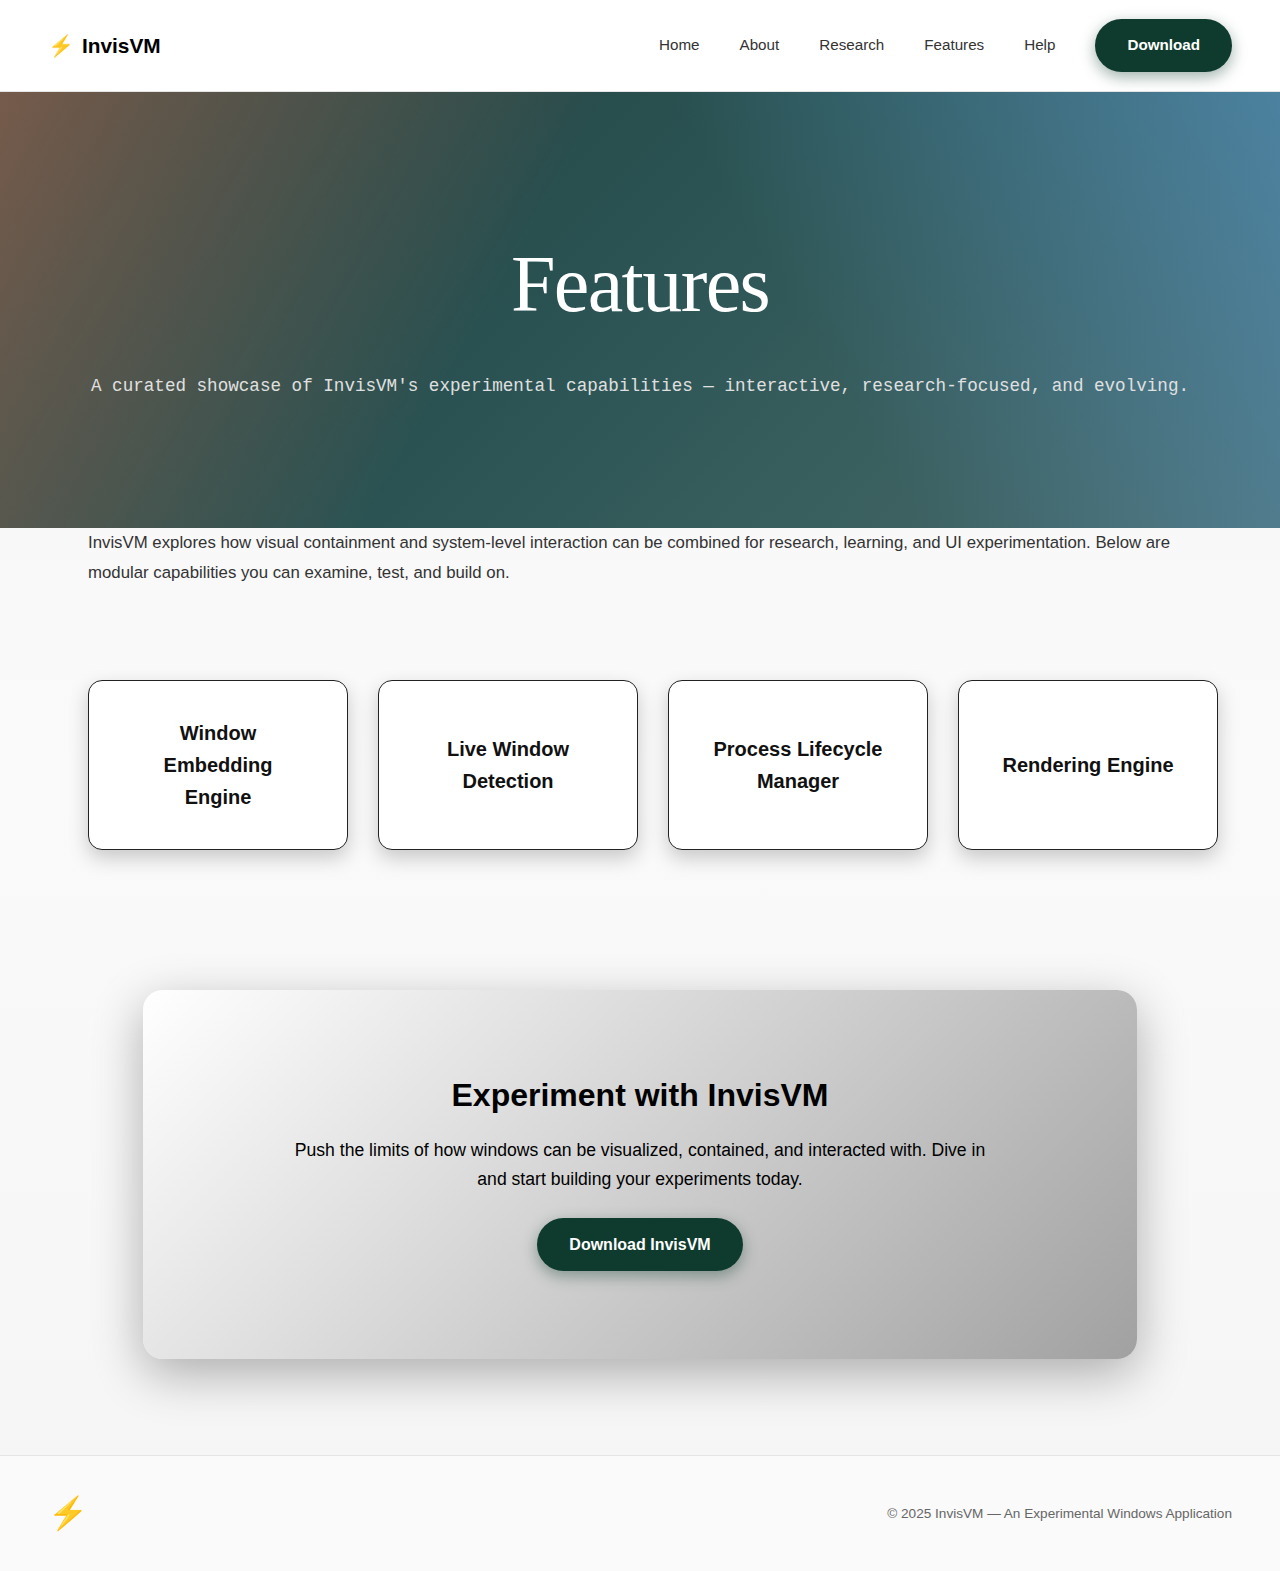
<file: features.html>
<!DOCTYPE html>
<html lang="en">
<head>
    <meta charset="UTF-8" />
    <meta name="viewport" content="width=device-width, initial-scale=1.0" />
    <title>Features - InvisVM</title>
    <link rel="stylesheet" href="style.css" />
    <link rel="stylesheet" href="features.css" />
</head>
<body>
    <header>
        <div class="header-container">
            <a href="index.html" class="logo"><span>⚡</span> InvisVM</a>
            <nav>
                <a href="index.html">Home</a>
                <a href="about.html">About</a>
                <a href="research.html">Research</a>
                <a href="features.html" class="active">Features</a>
                <a href="help.html">Help</a>
                <a href="download.html" class="cta-btn">Download</a>
            </nav>
        </div>
    </header>

    <section class="hero">
        <div class="hero-content">
            <h1>Features</h1>
            <p class="sub">
                A curated showcase of InvisVM's experimental capabilities — interactive, research-focused, and evolving.
            </p>
        </div>
    </section>

    <main class="container">
        <section class="intro">
            <p class="content-text">
                InvisVM explores how visual containment and system-level interaction can be combined for research, learning, and UI experimentation. Below are modular capabilities you can examine, test, and build on.
            </p>
        </section>

        <section class="features-section" aria-label="Feature showcase">
            <div class="features-row">
                <article class="card">
                    <div class="card-inner">
                        <h3 class="card-title">Window Embedding Engine</h3>
                        <p class="card-long">
                            InvisVM captures window creation events and reparents selected application windows into a seperate instance for safer experimentation.
                        </p>
                    </div>
                </article>

                <article class="card">
                    <div class="card-inner">
                        <h3 class="card-title">Live Window Detection</h3>
                        <p class="card-long">
                            System-wide hooks detect new windows and apply heuristics to find candidate windows for embedding, filtering transient elements and splash screens.
                        </p>
                    </div>
                </article>

                <article class="card">
                    <div class="card-inner">
                        <h3 class="card-title">Process Lifecycle Manager</h3>
                        <p class="card-long">
                            Monitors launched processes, coordinates startup, and ensures clean shutdowns with controlled escalation for predictable operation.
                        </p>
                    </div>
                </article>

                <article class="card">
                    <div class="card-inner">
                        <h3 class="card-title">Rendering Engine</h3>
                        <p class="card-long">
                            Employs double-buffered GDI rendering to eliminate flicker and achieve smooth visuals for window decorations and overlays.
                        </p>
                    </div>
                </article>
            </div>
        </section>

        <section class="cta-section">
            <div class="cta-content">
                <h2>Experiment with InvisVM</h2>
                <p>Push the limits of how windows can be visualized, contained, and interacted with. Dive in and start building your experiments today.</p>
                <a href="download.html" class="cta-btn">Download InvisVM</a>
            </div>
        </section>
    </main>

    <footer>
        <div class="footer-container">
            <div class="footer-bottom">
                <div class="footer-logo">⚡</div>
                <div class="footer-copyright">
                    © 2025 InvisVM — An Experimental Windows Application
                </div>
            </div>
        </div>
    </footer>
</body>
</html>
</file>
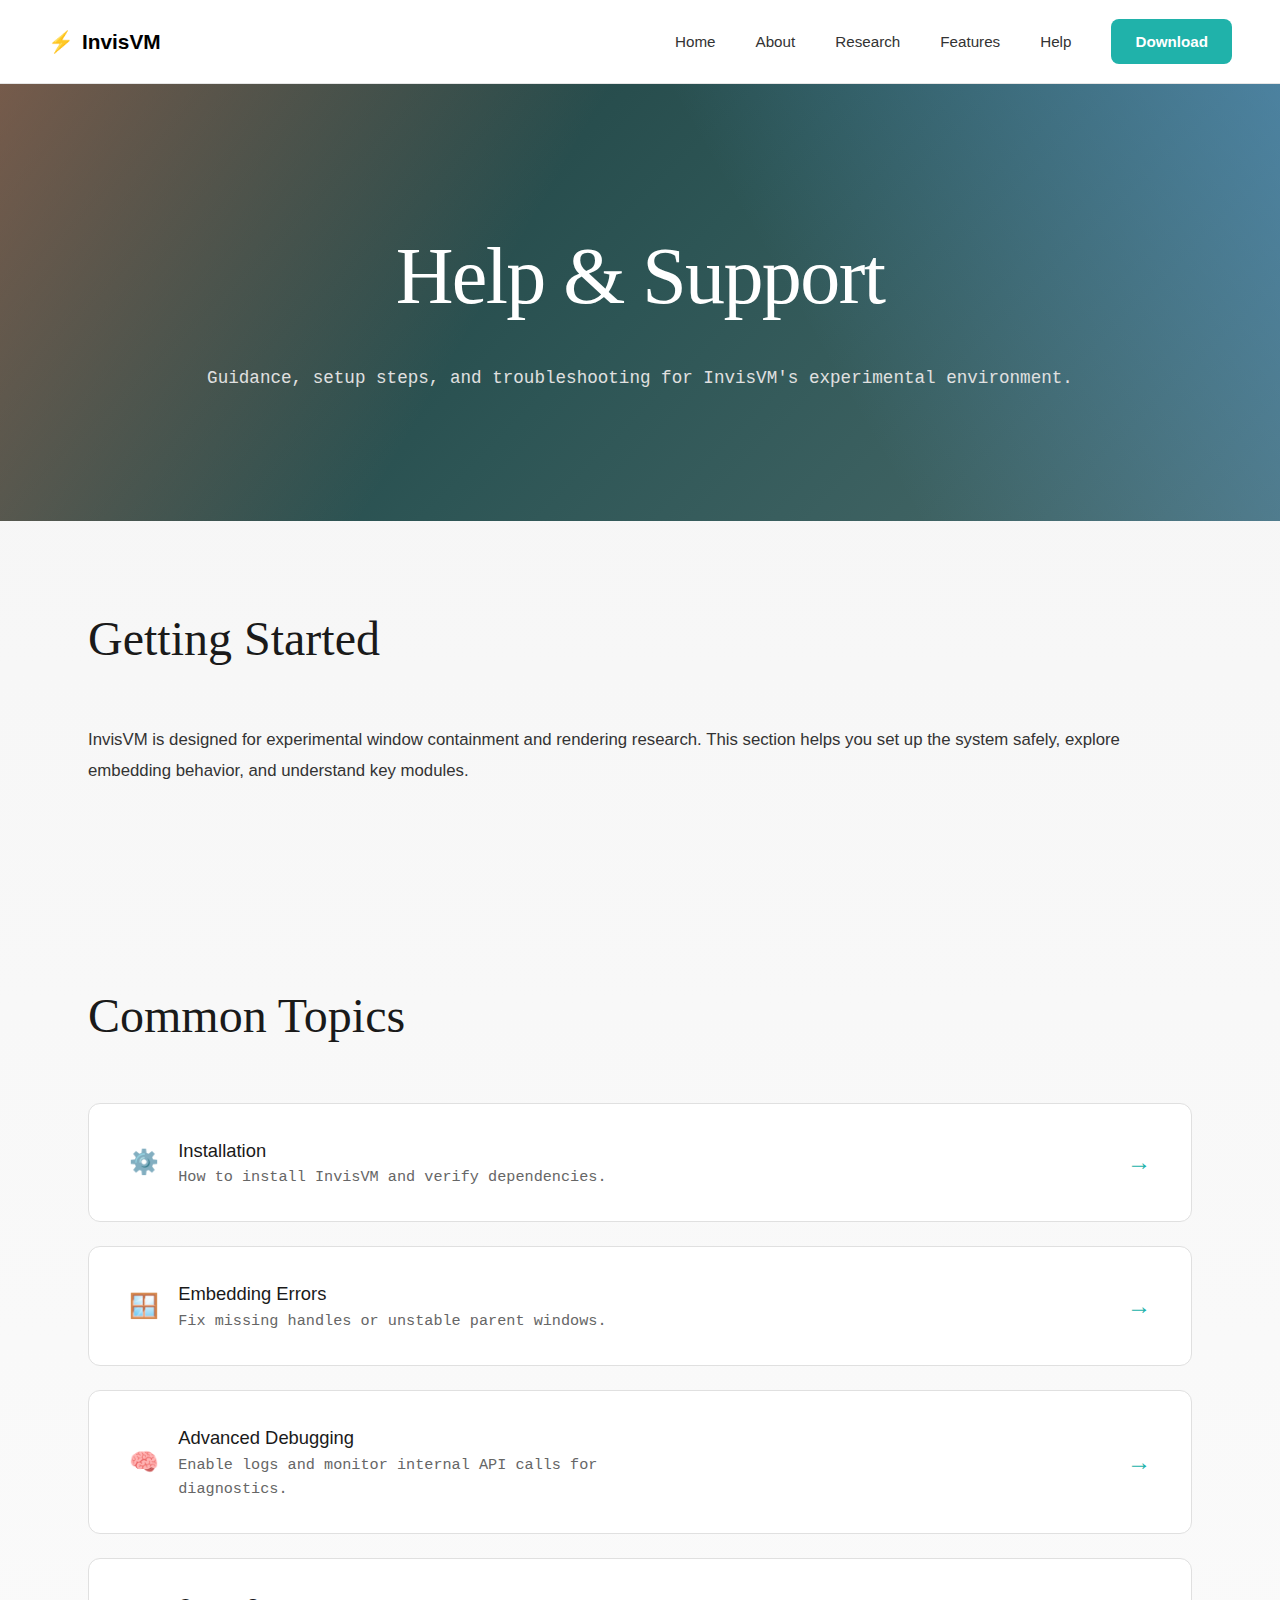
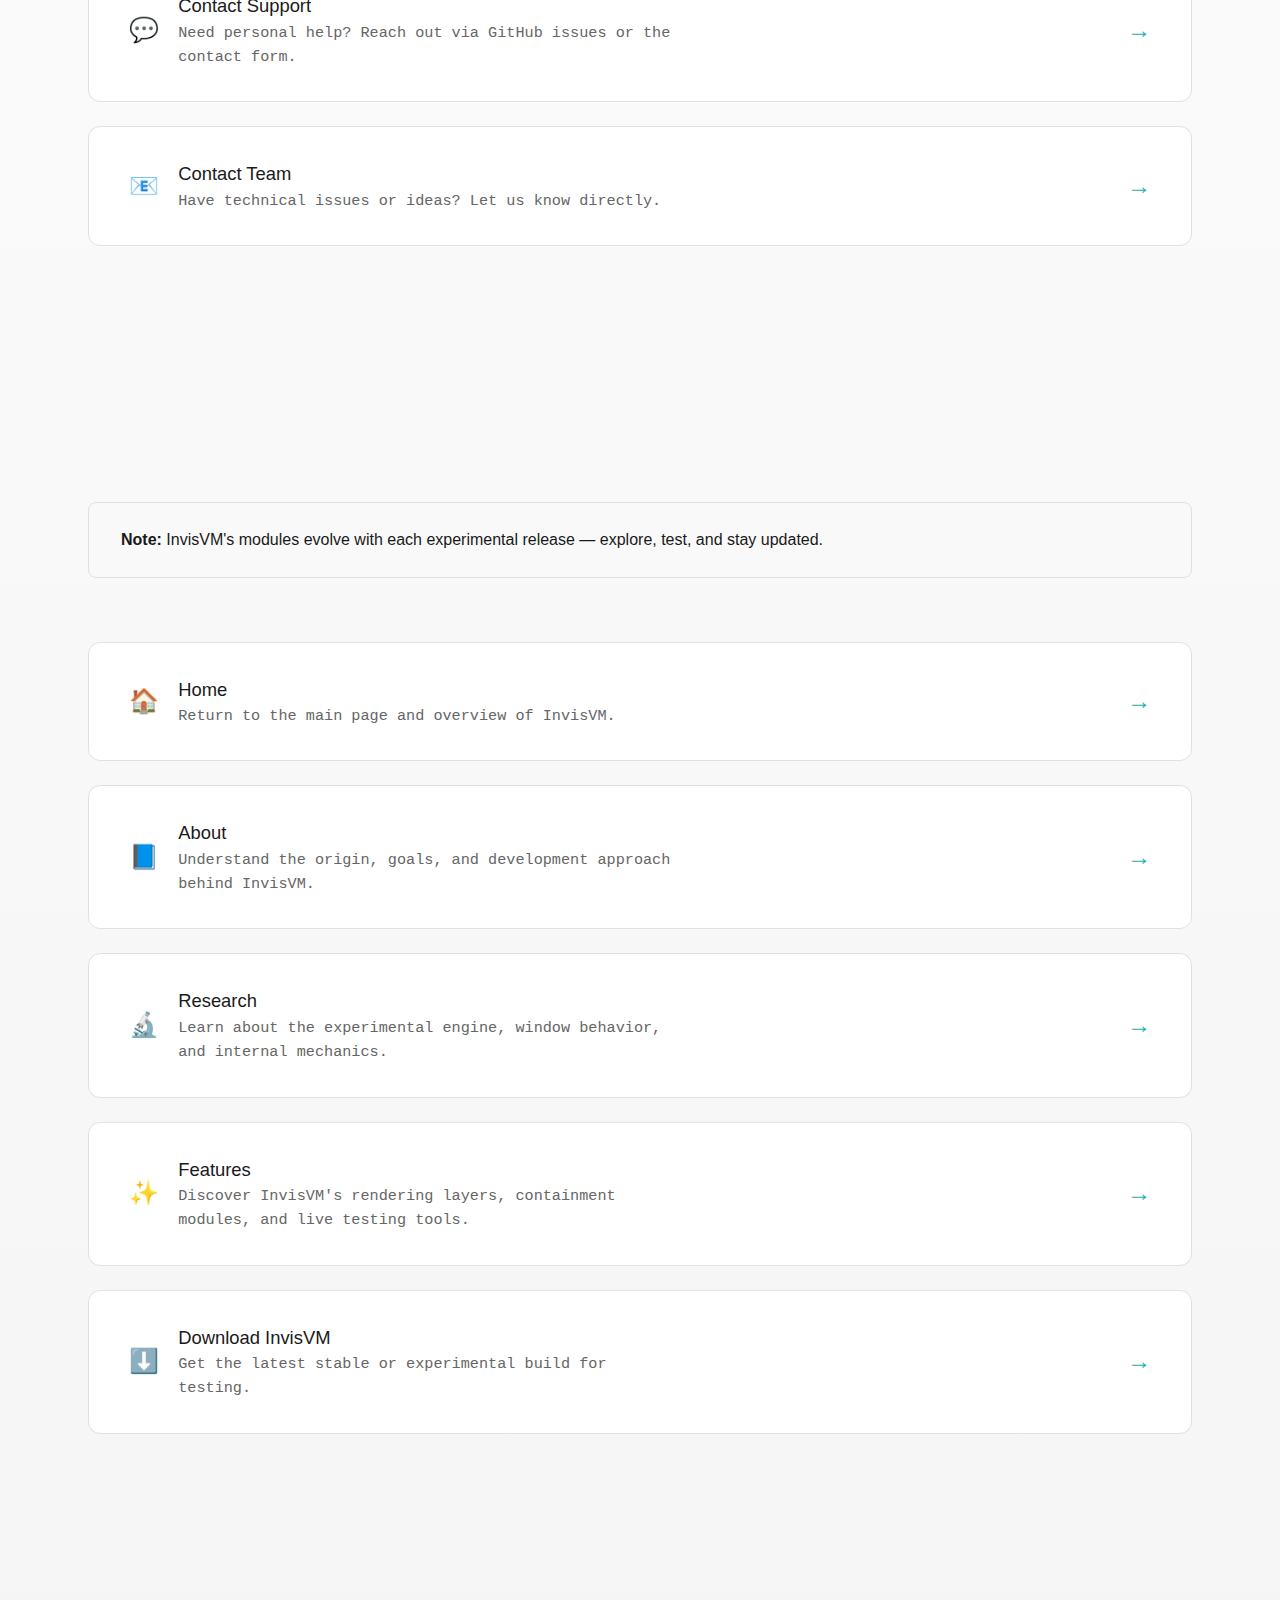
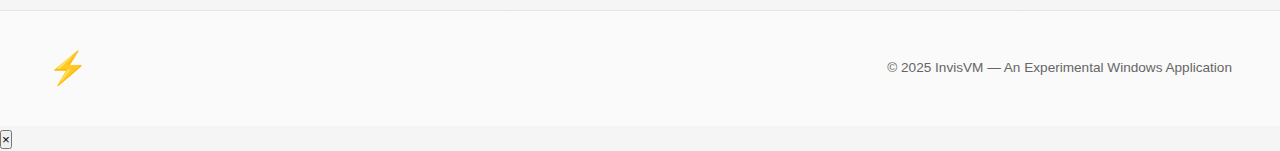
<file: help.html>
<!DOCTYPE html>
<html lang="en">
<head>
    <meta charset="UTF-8" />
    <meta name="viewport" content="width=device-width, initial-scale=1.0" />
    <title>Help - InvisVM</title>
    <link rel="stylesheet" href="style.css" />
    <link rel="stylesheet" href="help.css" />
</head>

<body>
    <header>
        <div class="header-container">
            <a href="index.html" class="logo"><span>⚡</span> InvisVM</a>
            <nav>
                <a href="index.html">Home</a>
                <a href="about.html">About</a>
                <a href="research.html">Research</a>
                <a href="features.html">Features</a>
                <a href="help.html" class="active">Help</a>
                <a href="download.html" class="cta-btn">Download</a>
            </nav>
        </div>
    </header>

    <section class="hero">
        <div class="hero-content">
            <h1>Help & Support</h1>
            <p>
                Guidance, setup steps, and troubleshooting for InvisVM's experimental environment.
            </p>
        </div>
    </section>

    <main class="container">
        <section class="section">
            <h2 class="section-title">Getting Started</h2>
            <p class="content-text">
                InvisVM is designed for experimental window containment and rendering research.
                This section helps you set up the system safely, explore embedding behavior, and understand key modules.
            </p>
        </section>

        <section class="section">
            <h2 class="section-title">Common Topics</h2>

            <div class="example-cards">

                <div class="card">
                    <div class="card-left">
                        <span class="card-icon">⚙️</span>
                        <div>
                            <h3 class="card-title">Installation</h3>
                            <p class="card-description">How to install InvisVM and verify dependencies.</p>
                        </div>
                    </div>
                    <div class="card-right">
                        <span class="card-arrow">→</span>
                    </div>
                </div>

                <div class="card">
                    <div class="card-left">
                        <span class="card-icon">🪟</span>
                        <div>
                            <h3 class="card-title">Embedding Errors</h3>
                            <p class="card-description">Fix missing handles or unstable parent windows.</p>
                        </div>
                    </div>
                    <div class="card-right">
                        <span class="card-arrow">→</span>
                    </div>
                </div>

                <div class="card">
                    <div class="card-left">
                        <span class="card-icon">🧠</span>
                        <div>
                            <h3 class="card-title">Advanced Debugging</h3>
                            <p class="card-description">Enable logs and monitor internal API calls for diagnostics.</p>
                        </div>
                    </div>
                    <div class="card-right">
                        <span class="card-arrow">→</span>
                    </div>
                </div>

                <div class="card">
                    <div class="card-left">
                        <span class="card-icon">💬</span>
                        <div>
                            <h3 class="card-title">Contact Support</h3>
                            <p class="card-description">Need personal help? Reach out via GitHub issues or the contact form.</p>
                        </div>
                    </div>
                    <div class="card-right">
                        <span class="card-arrow">→</span>
                    </div>
                </div>

                <div class="card">
                    <div class="card-left">
                        <span class="card-icon">📧</span>
                        <div>
                            <h3 class="card-title">Contact Team</h3>
                            <p class="card-description">Have technical issues or ideas? Let us know directly.</p>
                        </div>
                    </div>
                    <div class="card-right">
                        <span class="card-arrow">→</span>
                    </div>
                </div>

            </div>
        </section>

        <section class="section">
            <div class="note-box">
                <strong>Note:</strong> InvisVM's modules evolve with each experimental release — explore, test, and stay updated.
            </div>

            <div class="cta-cards">
                <a href="index.html" class="card-link">
                    <div class="card">
                        <div class="card-left">
                            <span class="card-icon">🏠</span>
                            <div>
                                <h3 class="card-title">Home</h3>
                                <p class="card-description">
                                    Return to the main page and overview of InvisVM.
                                </p>
                            </div>
                        </div>
                        <div class="card-right">
                            <span class="card-arrow">→</span>
                        </div>
                    </div>
                </a>

                <a href="about.html" class="card-link">
                    <div class="card">
                        <div class="card-left">
                            <span class="card-icon">📘</span>
                            <div>
                                <h3 class="card-title">About</h3>
                                <p class="card-description">
                                    Understand the origin, goals, and development approach behind InvisVM.
                                </p>
                            </div>
                        </div>
                        <div class="card-right">
                            <span class="card-arrow">→</span>
                        </div>
                    </div>
                </a>

                <a href="research.html" class="card-link">
                    <div class="card">
                        <div class="card-left">
                            <span class="card-icon">🔬</span>
                            <div>
                                <h3 class="card-title">Research</h3>
                                <p class="card-description">Learn about the experimental engine, window behavior, and internal mechanics.</p>
                            </div>
                        </div>
                        <div class="card-right">
                            <span class="card-arrow">→</span>
                        </div>
                    </div>
                </a>

                <a href="features.html" class="card-link">
                    <div class="card">
                        <div class="card-left">
                            <span class="card-icon">✨</span>
                            <div>
                                <h3 class="card-title">Features</h3>
                                <p class="card-description">Discover InvisVM's rendering layers, containment modules, and live testing tools.</p>
                            </div>
                        </div>
                        <div class="card-right">
                            <span class="card-arrow">→</span>
                        </div>
                    </div>
                </a>

                <a href="download.html" class="card-link">
                    <div class="card">
                        <div class="card-left">
                            <span class="card-icon">⬇️</span>
                            <div>
                                <h3 class="card-title">Download InvisVM</h3>
                                <p class="card-description">Get the latest stable or experimental build for testing.</p>
                            </div>
                        </div>
                        <div class="card-right">
                            <span class="card-arrow">→</span>
                        </div>
                    </div>
                </a>
            </div>
        </section>
    </main>

    <footer>
        <div class="footer-container">
            <div class="footer-bottom">
                <div class="footer-logo">⚡</div>
                <div class="footer-copyright">
                    © 2025 InvisVM — An Experimental Windows Application
                </div>
            </div>
        </div>
    </footer>

    <div class="modal-overlay"></div>
    <div class="modal">
        <button class="close-btn">×</button>
        <div class="modal-content">
            <h3 class="modal-title"></h3>
            <p class="modal-text"></p>
        </div>
    </div>

    <script src="help.js"></script>

</body>
</html>
</file>
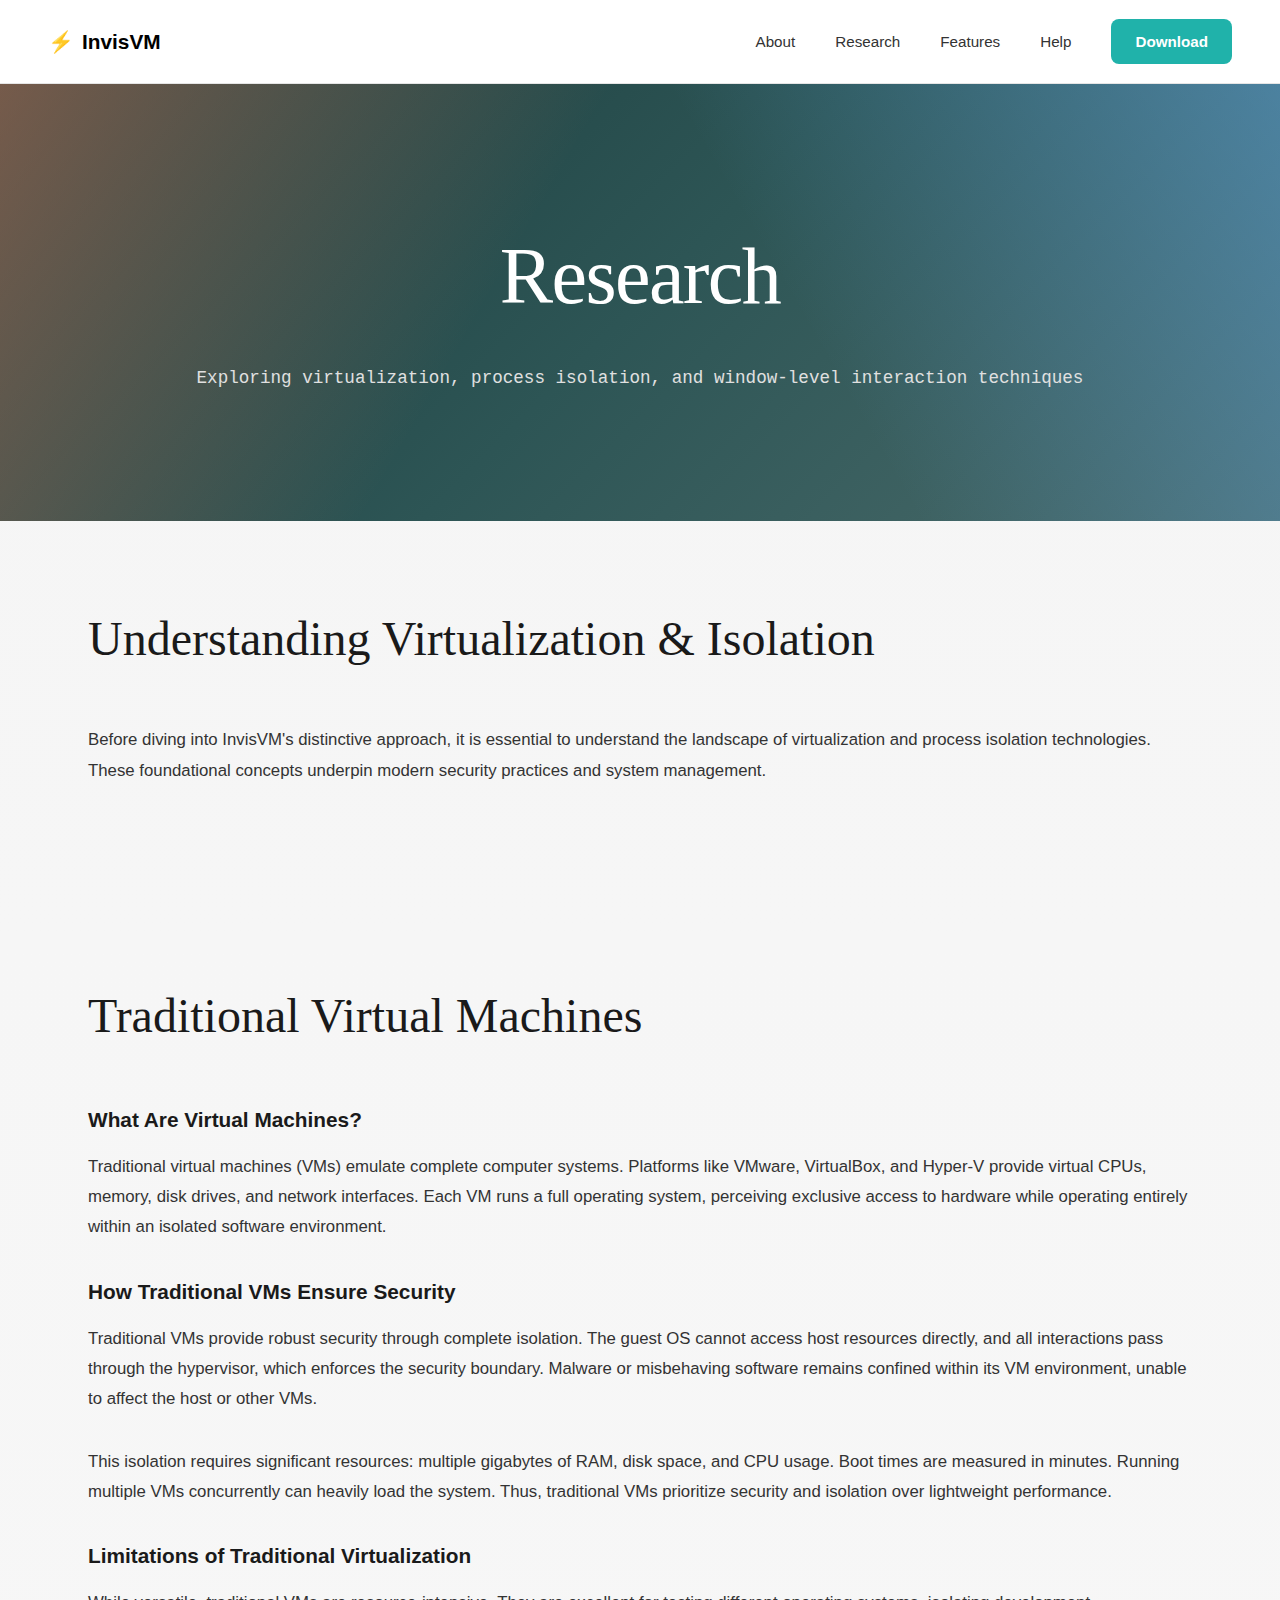
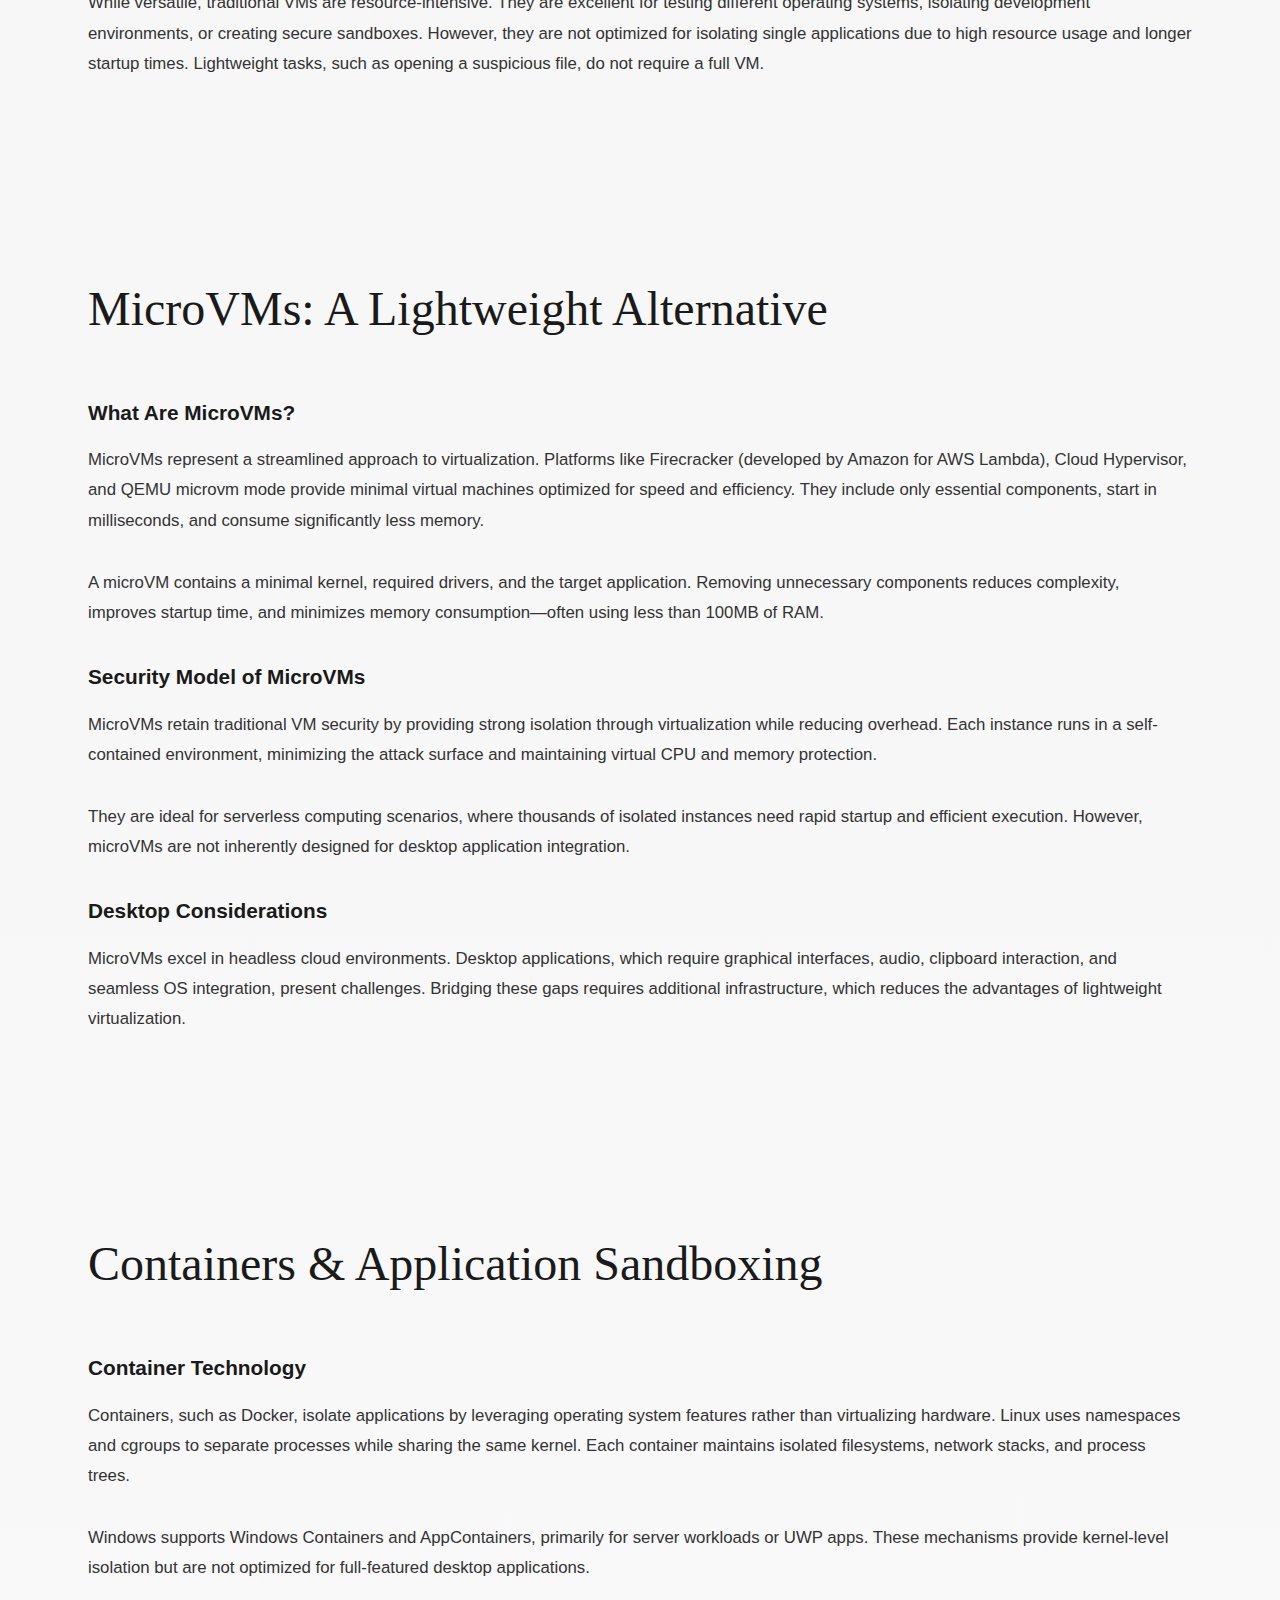
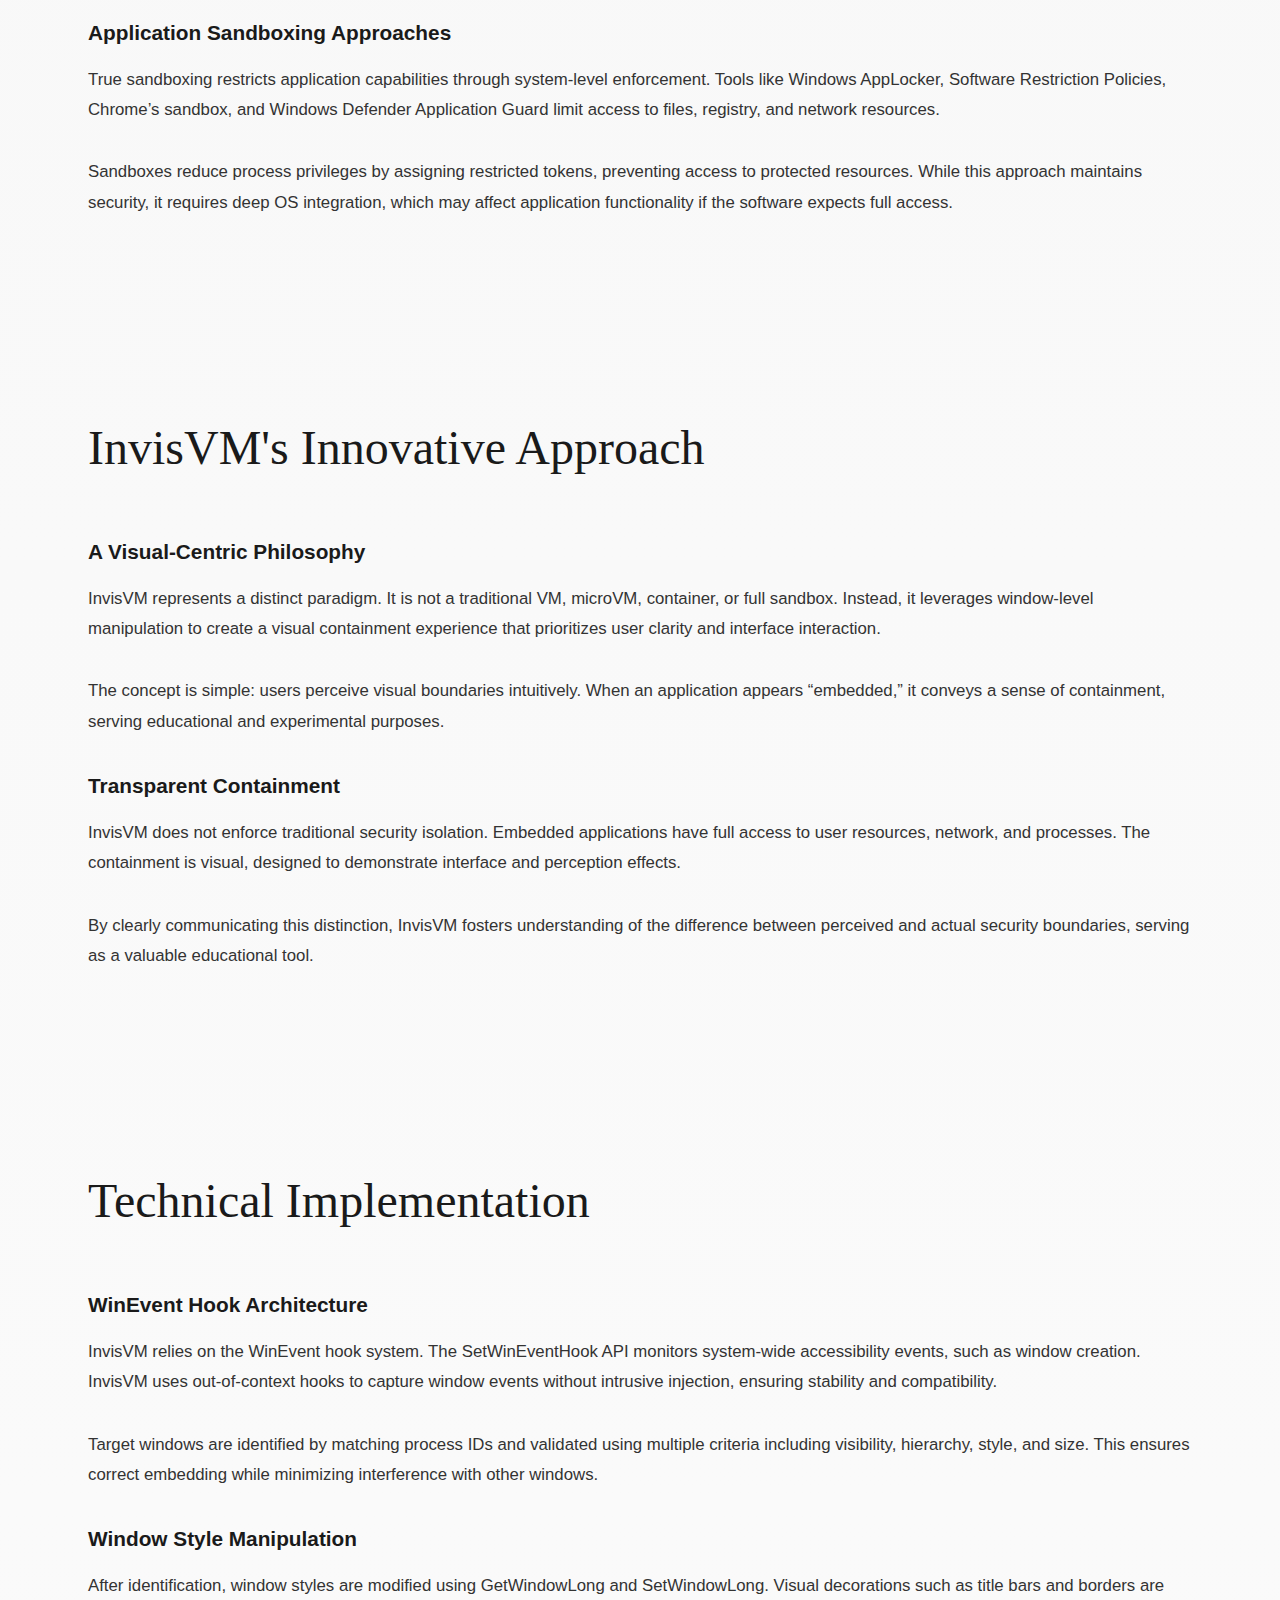
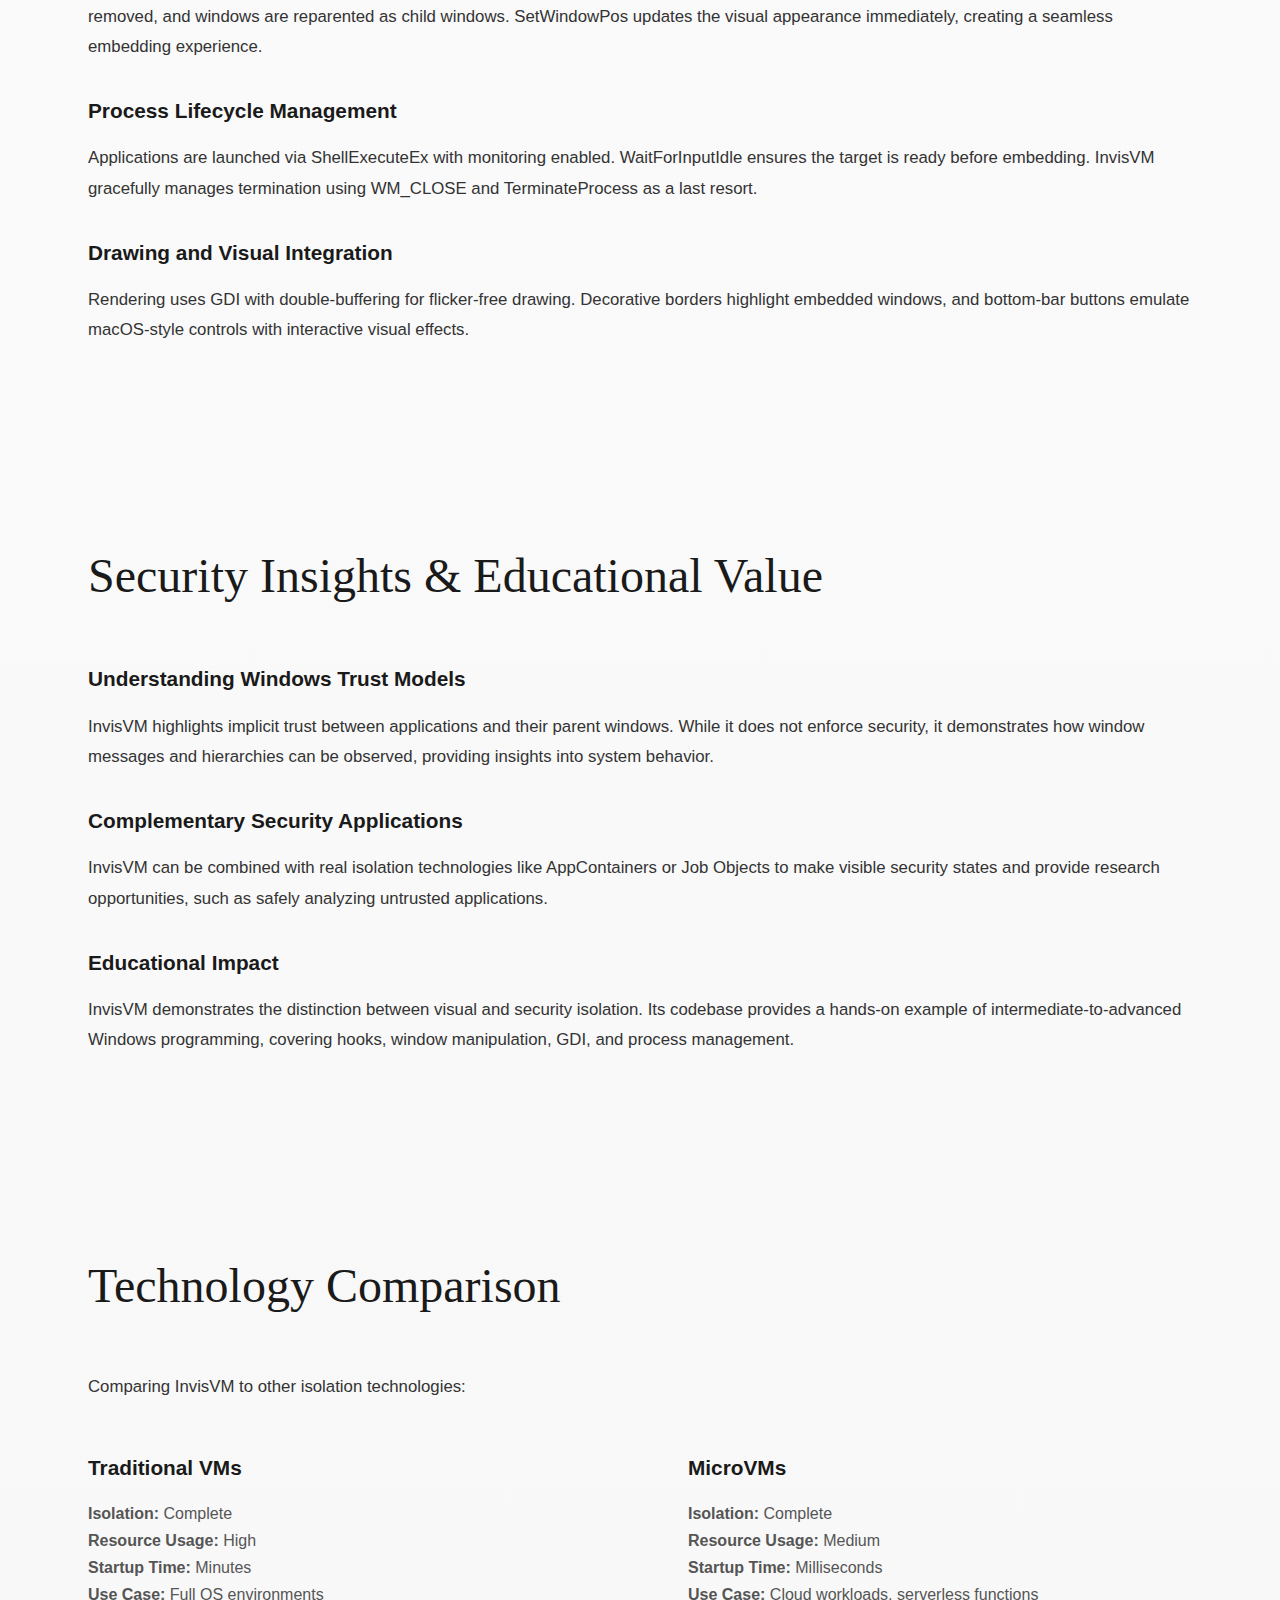
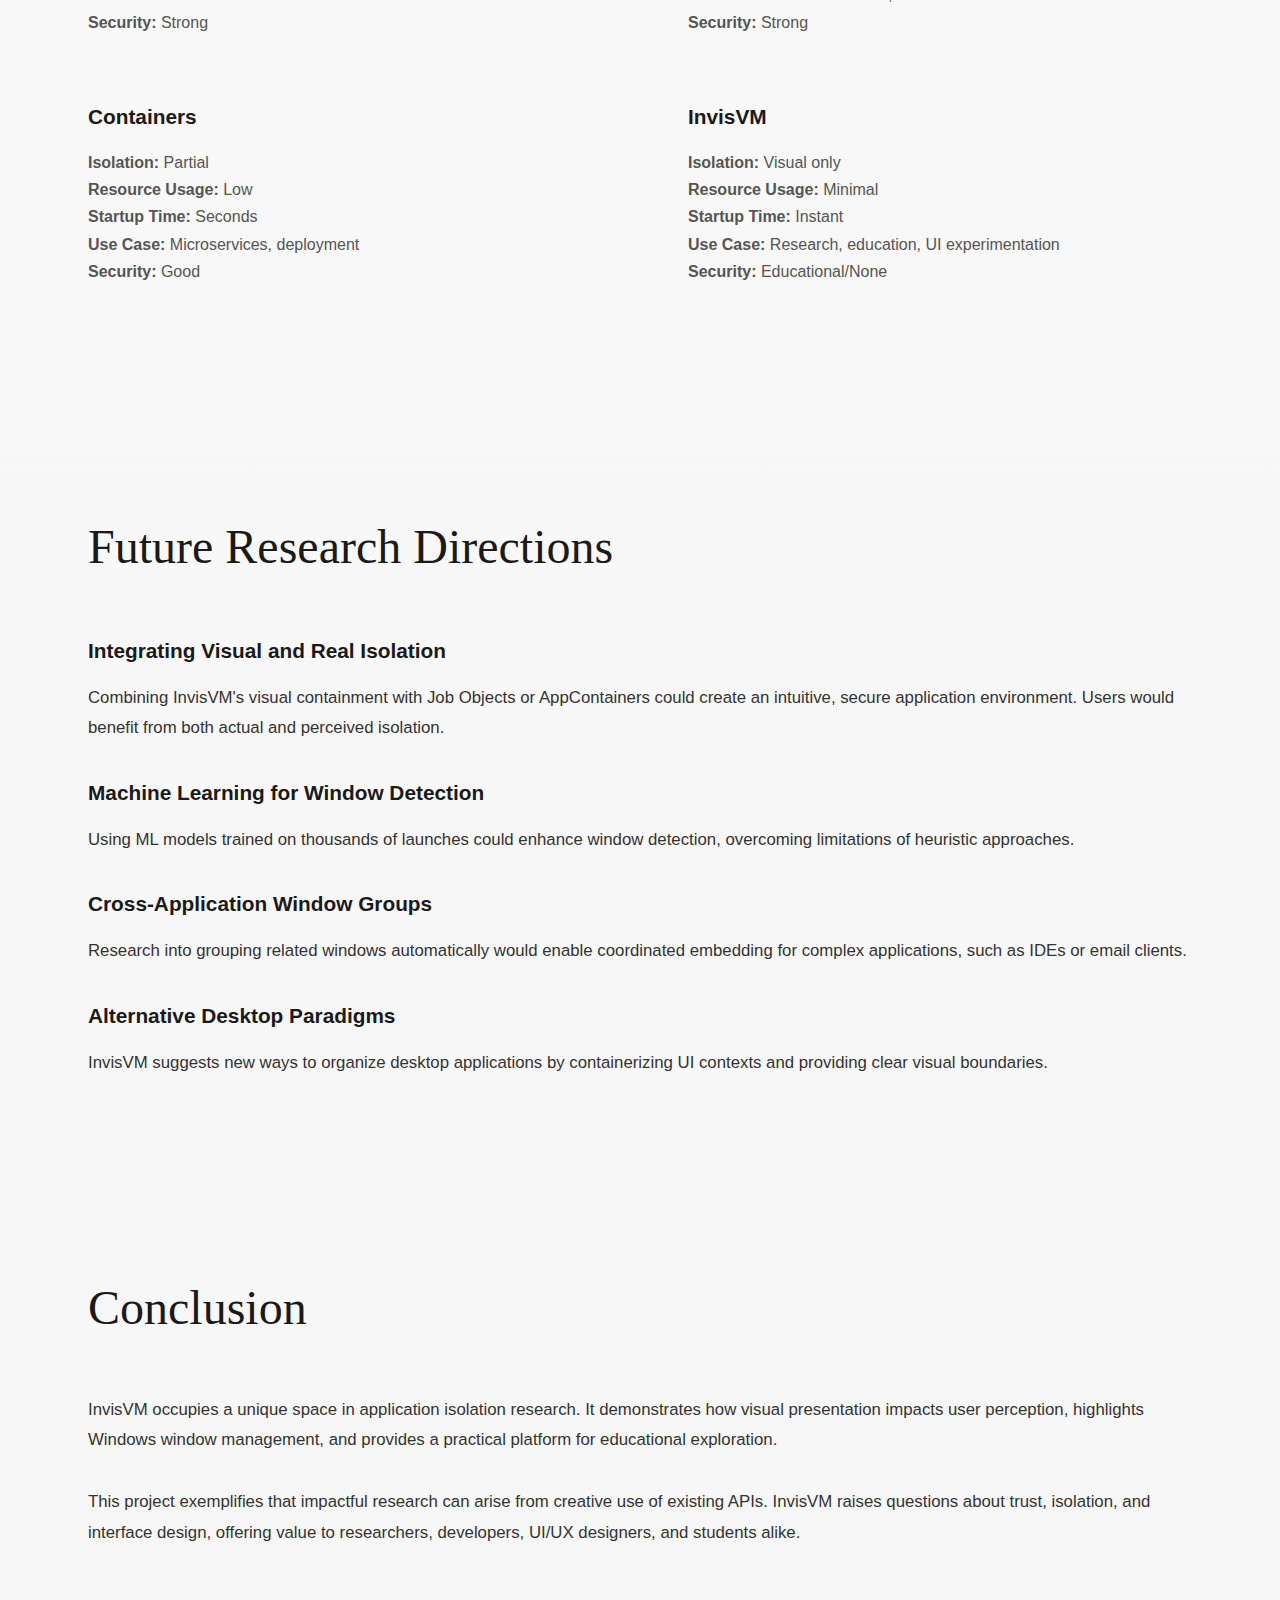
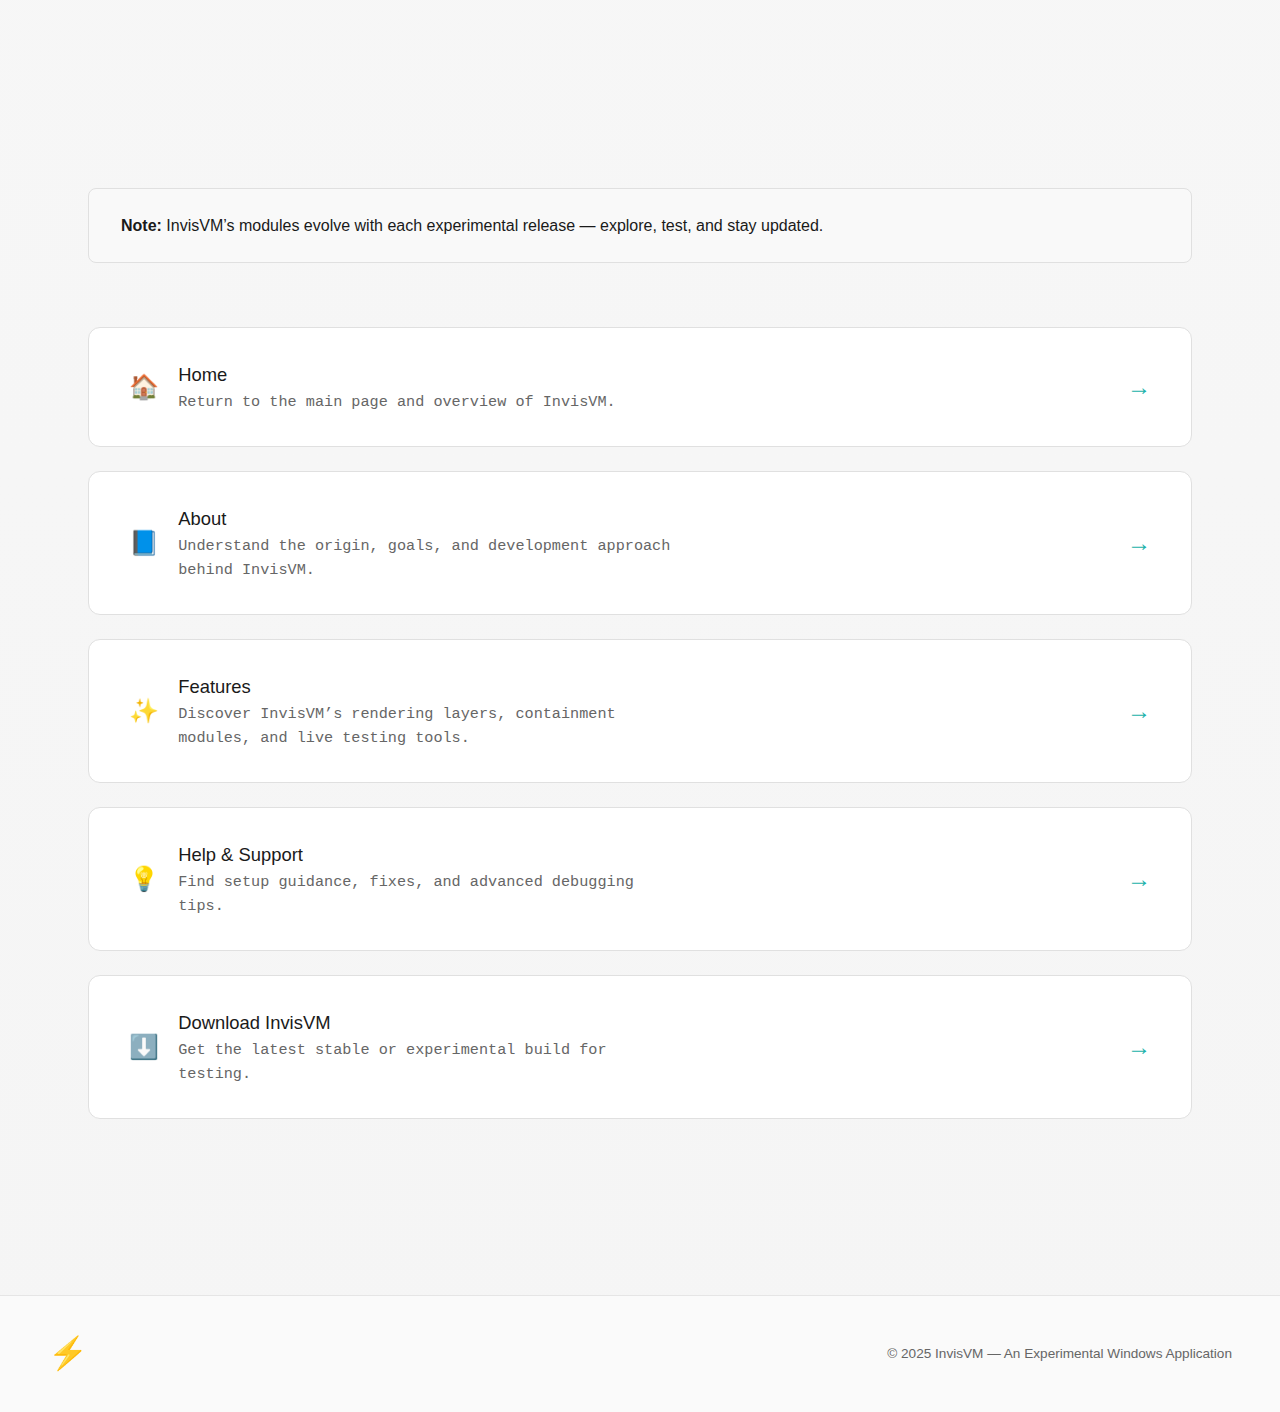
<file: research.html>
<!DOCTYPE html>
<html lang="en">
<head>
    <meta charset="UTF-8">
    <meta name="viewport" content="width=device-width, initial-scale=1.0">
    <title>Research - InvisVM</title>
    <link rel="stylesheet" href="style.css">
</head>
<body>
    <header>
        <div class="header-container">
            <a href="index.html" class="logo">
                <span>⚡</span> InvisVM
            </a>
            <nav>
                <a href="about.html">About</a>
                <a href="research.html">Research</a>
                <a href="features.html">Features</a>
                <a href="help.html">Help</a>
                <a href="download.html" class="cta-btn">Download</a>
            </nav>
        </div>
    </header>

    <section class="hero">
        <div class="hero-content">
            <h1>Research</h1>
            <p>Exploring virtualization, process isolation, and window-level interaction techniques</p>
        </div>
    </section>

    <main class="container">
        <section class="section">
            <h2 class="section-title">Understanding Virtualization & Isolation</h2>
            <p class="content-text">
                Before diving into InvisVM's distinctive approach, it is essential to understand the landscape of 
                virtualization and process isolation technologies. These foundational concepts underpin modern 
                security practices and system management.
            </p>
        </section>

        <section class="section">
            <h2 class="section-title">Traditional Virtual Machines</h2>
            
            <h3 class="feature-title" style="margin-top: 2rem; margin-bottom: 1rem;">What Are Virtual Machines?</h3>
            <p class="content-text">
                Traditional virtual machines (VMs) emulate complete computer systems. Platforms like VMware, VirtualBox, 
                and Hyper-V provide virtual CPUs, memory, disk drives, and network interfaces. Each VM runs a full 
                operating system, perceiving exclusive access to hardware while operating entirely within an isolated 
                software environment.
            </p>

            <h3 class="feature-title" style="margin-top: 2rem; margin-bottom: 1rem;">How Traditional VMs Ensure Security</h3>
            <p class="content-text">
                Traditional VMs provide robust security through complete isolation. The guest OS cannot access host 
                resources directly, and all interactions pass through the hypervisor, which enforces the security boundary. 
                Malware or misbehaving software remains confined within its VM environment, unable to affect the host or 
                other VMs.
            </p>
            <p class="content-text">
                This isolation requires significant resources: multiple gigabytes of RAM, disk space, and CPU usage. Boot 
                times are measured in minutes. Running multiple VMs concurrently can heavily load the system. Thus, 
                traditional VMs prioritize security and isolation over lightweight performance.
            </p>

            <h3 class="feature-title" style="margin-top: 2rem; margin-bottom: 1rem;">Limitations of Traditional Virtualization</h3>
            <p class="content-text">
                While versatile, traditional VMs are resource-intensive. They are excellent for testing different operating 
                systems, isolating development environments, or creating secure sandboxes. However, they are not optimized 
                for isolating single applications due to high resource usage and longer startup times. Lightweight tasks, 
                such as opening a suspicious file, do not require a full VM.
            </p>
        </section>

        <section class="section">
            <h2 class="section-title">MicroVMs: A Lightweight Alternative</h2>
            
            <h3 class="feature-title" style="margin-top: 2rem; margin-bottom: 1rem;">What Are MicroVMs?</h3>
            <p class="content-text">
                MicroVMs represent a streamlined approach to virtualization. Platforms like Firecracker (developed by 
                Amazon for AWS Lambda), Cloud Hypervisor, and QEMU microvm mode provide minimal virtual machines 
                optimized for speed and efficiency. They include only essential components, start in milliseconds, 
                and consume significantly less memory.
            </p>
            <p class="content-text">
                A microVM contains a minimal kernel, required drivers, and the target application. Removing unnecessary 
                components reduces complexity, improves startup time, and minimizes memory consumption—often using 
                less than 100MB of RAM.
            </p>

            <h3 class="feature-title" style="margin-top: 2rem; margin-bottom: 1rem;">Security Model of MicroVMs</h3>
            <p class="content-text">
                MicroVMs retain traditional VM security by providing strong isolation through virtualization while reducing 
                overhead. Each instance runs in a self-contained environment, minimizing the attack surface and maintaining 
                virtual CPU and memory protection.
            </p>
            <p class="content-text">
                They are ideal for serverless computing scenarios, where thousands of isolated instances need rapid startup 
                and efficient execution. However, microVMs are not inherently designed for desktop application integration.
            </p>

            <h3 class="feature-title" style="margin-top: 2rem; margin-bottom: 1rem;">Desktop Considerations</h3>
            <p class="content-text">
                MicroVMs excel in headless cloud environments. Desktop applications, which require graphical interfaces, 
                audio, clipboard interaction, and seamless OS integration, present challenges. Bridging these gaps requires 
                additional infrastructure, which reduces the advantages of lightweight virtualization.
            </p>
        </section>

        <section class="section">
            <h2 class="section-title">Containers & Application Sandboxing</h2>
            
            <h3 class="feature-title" style="margin-top: 2rem; margin-bottom: 1rem;">Container Technology</h3>
            <p class="content-text">
                Containers, such as Docker, isolate applications by leveraging operating system features rather than virtualizing 
                hardware. Linux uses namespaces and cgroups to separate processes while sharing the same kernel. Each container 
                maintains isolated filesystems, network stacks, and process trees.
            </p>
            <p class="content-text">
                Windows supports Windows Containers and AppContainers, primarily for server workloads or UWP apps. These 
                mechanisms provide kernel-level isolation but are not optimized for full-featured desktop applications.
            </p>

            <h3 class="feature-title" style="margin-top: 2rem; margin-bottom: 1rem;">Application Sandboxing Approaches</h3>
            <p class="content-text">
                True sandboxing restricts application capabilities through system-level enforcement. Tools like Windows 
                AppLocker, Software Restriction Policies, Chrome’s sandbox, and Windows Defender Application Guard 
                limit access to files, registry, and network resources.
            </p>
            <p class="content-text">
                Sandboxes reduce process privileges by assigning restricted tokens, preventing access to protected resources. 
                While this approach maintains security, it requires deep OS integration, which may affect application functionality 
                if the software expects full access.
            </p>
        </section>

        <section class="section">
            <h2 class="section-title">InvisVM's Innovative Approach</h2>
            
            <h3 class="feature-title" style="margin-top: 2rem; margin-bottom: 1rem;">A Visual-Centric Philosophy</h3>
            <p class="content-text">
                InvisVM represents a distinct paradigm. It is not a traditional VM, microVM, container, or full sandbox. 
                Instead, it leverages window-level manipulation to create a visual containment experience that prioritizes 
                user clarity and interface interaction.
            </p>
            <p class="content-text">
                The concept is simple: users perceive visual boundaries intuitively. When an application appears “embedded,” 
                it conveys a sense of containment, serving educational and experimental purposes.
            </p>

            <h3 class="feature-title" style="margin-top: 2rem; margin-bottom: 1rem;">Transparent Containment</h3>
            <p class="content-text">
                InvisVM does not enforce traditional security isolation. Embedded applications have full access to user 
                resources, network, and processes. The containment is visual, designed to demonstrate interface and perception effects.
            </p>
            <p class="content-text">
                By clearly communicating this distinction, InvisVM fosters understanding of the difference between perceived 
                and actual security boundaries, serving as a valuable educational tool.
            </p>
        </section>

        <section class="section">
            <h2 class="section-title">Technical Implementation</h2>
            
            <h3 class="feature-title" style="margin-top: 2rem; margin-bottom: 1rem;">WinEvent Hook Architecture</h3>
            <p class="content-text">
                InvisVM relies on the WinEvent hook system. The SetWinEventHook API monitors system-wide accessibility events, 
                such as window creation. InvisVM uses out-of-context hooks to capture window events without intrusive injection, 
                ensuring stability and compatibility.
            </p>
            <p class="content-text">
                Target windows are identified by matching process IDs and validated using multiple criteria including visibility, 
                hierarchy, style, and size. This ensures correct embedding while minimizing interference with other windows.
            </p>

            <h3 class="feature-title" style="margin-top: 2rem; margin-bottom: 1rem;">Window Style Manipulation</h3>
            <p class="content-text">
                After identification, window styles are modified using GetWindowLong and SetWindowLong. Visual decorations such 
                as title bars and borders are removed, and windows are reparented as child windows. SetWindowPos updates the 
                visual appearance immediately, creating a seamless embedding experience.
            </p>

            <h3 class="feature-title" style="margin-top: 2rem; margin-bottom: 1rem;">Process Lifecycle Management</h3>
            <p class="content-text">
                Applications are launched via ShellExecuteEx with monitoring enabled. WaitForInputIdle ensures the target 
                is ready before embedding. InvisVM gracefully manages termination using WM_CLOSE and TerminateProcess as a last 
                resort.
            </p>

            <h3 class="feature-title" style="margin-top: 2rem; margin-bottom: 1rem;">Drawing and Visual Integration</h3>
            <p class="content-text">
                Rendering uses GDI with double-buffering for flicker-free drawing. Decorative borders highlight embedded windows, 
                and bottom-bar buttons emulate macOS-style controls with interactive visual effects.
            </p>
        </section>

        <section class="section">
            <h2 class="section-title">Security Insights & Educational Value</h2>
            
            <h3 class="feature-title" style="margin-top: 2rem; margin-bottom: 1rem;">Understanding Windows Trust Models</h3>
            <p class="content-text">
                InvisVM highlights implicit trust between applications and their parent windows. While it does not enforce 
                security, it demonstrates how window messages and hierarchies can be observed, providing insights into 
                system behavior.
            </p>

            <h3 class="feature-title" style="margin-top: 2rem; margin-bottom: 1rem;">Complementary Security Applications</h3>
            <p class="content-text">
                InvisVM can be combined with real isolation technologies like AppContainers or Job Objects to make visible 
                security states and provide research opportunities, such as safely analyzing untrusted applications.
            </p>

            <h3 class="feature-title" style="margin-top: 2rem; margin-bottom: 1rem;">Educational Impact</h3>
            <p class="content-text">
                InvisVM demonstrates the distinction between visual and security isolation. Its codebase provides a hands-on 
                example of intermediate-to-advanced Windows programming, covering hooks, window manipulation, GDI, and 
                process management.
            </p>
        </section>

        <section class="section">
            <h2 class="section-title">Technology Comparison</h2>
            <p class="content-text">
                Comparing InvisVM to other isolation technologies:
            </p>

            <div class="feature-grid" style="margin-top: 3rem;">
                <div class="feature">
                    <h3 class="feature-title">Traditional VMs</h3>
                    <p class="feature-text">
                        <strong>Isolation:</strong> Complete<br>
                        <strong>Resource Usage:</strong> High<br>
                        <strong>Startup Time:</strong> Minutes<br>
                        <strong>Use Case:</strong> Full OS environments<br>
                        <strong>Security:</strong> Strong
                    </p>
                </div>

                <div class="feature">
                    <h3 class="feature-title">MicroVMs</h3>
                    <p class="feature-text">
                        <strong>Isolation:</strong> Complete<br>
                        <strong>Resource Usage:</strong> Medium<br>
                        <strong>Startup Time:</strong> Milliseconds<br>
                        <strong>Use Case:</strong> Cloud workloads, serverless functions<br>
                        <strong>Security:</strong> Strong
                    </p>
                </div>

                <div class="feature">
                    <h3 class="feature-title">Containers</h3>
                    <p class="feature-text">
                        <strong>Isolation:</strong> Partial<br>
                        <strong>Resource Usage:</strong> Low<br>
                        <strong>Startup Time:</strong> Seconds<br>
                        <strong>Use Case:</strong> Microservices, deployment<br>
                        <strong>Security:</strong> Good
                    </p>
                </div>

                <div class="feature">
                    <h3 class="feature-title">InvisVM</h3>
                    <p class="feature-text">
                        <strong>Isolation:</strong> Visual only<br>
                        <strong>Resource Usage:</strong> Minimal<br>
                        <strong>Startup Time:</strong> Instant<br>
                        <strong>Use Case:</strong> Research, education, UI experimentation<br>
                        <strong>Security:</strong> Educational/None
                    </p>
                </div>
            </div>
        </section>

        <section class="section">
            <h2 class="section-title">Future Research Directions</h2>
            
            <h3 class="feature-title" style="margin-top: 2rem; margin-bottom: 1rem;">Integrating Visual and Real Isolation</h3>
            <p class="content-text">
                Combining InvisVM's visual containment with Job Objects or AppContainers could create an intuitive, 
                secure application environment. Users would benefit from both actual and perceived isolation.
            </p>

            <h3 class="feature-title" style="margin-top: 2rem; margin-bottom: 1rem;">Machine Learning for Window Detection</h3>
            <p class="content-text">
                Using ML models trained on thousands of launches could enhance window detection, overcoming limitations 
                of heuristic approaches.
            </p>

            <h3 class="feature-title" style="margin-top: 2rem; margin-bottom: 1rem;">Cross-Application Window Groups</h3>
            <p class="content-text">
                Research into grouping related windows automatically would enable coordinated embedding for complex 
                applications, such as IDEs or email clients.
            </p>

            <h3 class="feature-title" style="margin-top: 2rem; margin-bottom: 1rem;">Alternative Desktop Paradigms</h3>
            <p class="content-text">
                InvisVM suggests new ways to organize desktop applications by containerizing UI contexts and providing 
                clear visual boundaries.
            </p>
        </section>

        <section class="section">
            <h2 class="section-title">Conclusion</h2>
            <p class="content-text">
                InvisVM occupies a unique space in application isolation research. It demonstrates how visual 
                presentation impacts user perception, highlights Windows window management, and provides a practical 
                platform for educational exploration.
            </p>
            <p class="content-text">
                This project exemplifies that impactful research can arise from creative use of existing APIs. InvisVM 
                raises questions about trust, isolation, and interface design, offering value to researchers, developers, 
                UI/UX designers, and students alike.
            </p>
        </section>

        <section class="section">
        <div class="note-box">
            <strong>Note:</strong> InvisVM’s modules evolve with each experimental release — explore, test, and stay updated.
        </div>

        <div class="cta-cards">
            <a href="index.html" class="card-link">
                <div class="card">
                    <div class="card-left">
                    <span class="card-icon">🏠</span>
                    <div>
                        <h3 class="card-title">Home</h3>
                        <p class="card-description">
                        Return to the main page and overview of InvisVM.
                        </p>
                    </div>
                    </div>
                <div class="card-right">
                <span class="card-arrow">→</span>
                </div>
            </div>
            </a>

            <a href="about.html" class="card-link">
            <div class="card">
                <div class="card-left">
                <span class="card-icon">📘</span>
                <div>
                    <h3 class="card-title">About</h3>
                    <p class="card-description">
                    Understand the origin, goals, and development approach behind InvisVM.
                    </p>
                </div>
                </div>
                <div class="card-right">
                <span class="card-arrow">→</span>
                </div>
            </div>
            </a>

            <a href="features.html" class="card-link">
            <div class="card">
                <div class="card-left">
                <span class="card-icon">✨</span>
                <div>
                    <h3 class="card-title">Features</h3>
                    <p class="card-description">Discover InvisVM’s rendering layers, containment modules, and live testing tools.</p>
                </div>
                </div>
                <div class="card-right">
                <span class="card-arrow">→</span>
                </div>
            </div>
            </a>

            <a href="help.html" class="card-link">
            <div class="card">
                <div class="card-left">
                <span class="card-icon">💡</span>
                <div>
                    <h3 class="card-title">Help & Support</h3>
                    <p class="card-description">Find setup guidance, fixes, and advanced debugging tips.</p>
                </div>
                </div>
                <div class="card-right">
                <span class="card-arrow">→</span>
                </div>
            </div>
            </a>

            <a href="download.html" class="card-link">
            <div class="card">
                <div class="card-left">
                <span class="card-icon">⬇️</span>
                <div>
                    <h3 class="card-title">Download InvisVM</h3>
                    <p class="card-description">Get the latest stable or experimental build for testing.</p>
                </div>
                </div>
                <div class="card-right">
                <span class="card-arrow">→</span>
                </div>
            </div>
            </a>

        </div>
        </section>
    </main>

    <footer>
        <div class="footer-container">
            <div class="footer-bottom">
                <div class="footer-logo">⚡</div>
                <div class="footer-copyright">© 2025 InvisVM — An Experimental Windows Application</div>
            </div>
        </div>
    </footer>
</body>
</html>
</file>
<file: style.css>
* {
    margin: 0;
    padding: 0;
    box-sizing: border-box;
}

body {
    font-family: -apple-system, BlinkMacSystemFont, 'Segoe UI', Roboto, 'Helvetica Neue', Arial, sans-serif;
    line-height: 1.6;
    color: #1a1a1a;
    background: linear-gradient(180deg, #f5f5f5 0%, #fafafa 50%, #f5f5f5 100%);
}

header {
    background: #fff;
    padding: 1.2rem 3rem;
    position: sticky;
    top: 0;
    z-index: 1000;
    border-bottom: 1px solid #e5e5e5;
}

.header-container {
    max-width: 1400px;
    margin: 0 auto;
    display: flex;
    justify-content: space-between;
    align-items: center;
}

.logo {
    font-size: 1.3rem;
    font-weight: 700;
    color: #000;
    text-decoration: none;
    display: flex;
    align-items: center;
    gap: 0.5rem;
}

nav {
    display: flex;
    gap: 2.5rem;
    align-items: center;
}

nav a {
    color: #333;
    text-decoration: none;
    font-size: 0.95rem;
    transition: color 0.2s;
}

nav a:hover {
    color: #000;
}

.cta-btn {
    background: #20b2aa;
    color: #fff;
    padding: 0.65rem 1.5rem;
    border-radius: 8px;
    font-weight: 600;
    transition: background 0.3s;
}

.cta-btn:hover {
    background: #1a9891;
}

.hero {
    background: linear-gradient(135deg, #1a3a3a 0%, #2d5555 50%, #4a6b6b 100%);
    padding: 8rem 3rem;
    text-align: center;
    position: relative;
    overflow: hidden;
}

.hero::before {
    content: '';
    position: absolute;
    top: 0;
    left: 0;
    right: 0;
    bottom: 0;
    background: 
        linear-gradient(120deg, rgba(255,140,100,0.4) 0%, transparent 40%),
        linear-gradient(240deg, rgba(100,180,255,0.4) 0%, transparent 40%);
    pointer-events: none;
}

.hero-content {
    position: relative;
    z-index: 1;
}

.hero h1 {
    font-size: 5rem;
    font-weight: 300;
    color: #fff;
    margin-bottom: 1.5rem;
    letter-spacing: -0.02em;
    font-family: Georgia, 'Times New Roman', serif;
}

.hero p {
    font-size: 1.1rem;
    color: #e0e0e0;
    font-family: 'Courier New', monospace;
}

.container {
    max-width: 1200px;
    margin: 0 auto;
    padding: 0 3rem;
}

.section {
    padding: 5rem 0;
}

.section-title {
    font-size: 3rem;
    font-weight: 300;
    margin-bottom: 3rem;
    color: #1a1a1a;
    font-family: Georgia, 'Times New Roman', serif;
}

.content-text {
    font-size: 1.05rem;
    line-height: 1.8;
    color: #333;
    margin-bottom: 2rem;
}

.content-text a {
    color: #20b2aa;
    text-decoration: none;
    border-bottom: 1px solid #20b2aa;
}

.content-text a:hover {
    color: #1a9891;
}

.example-cards {
    display: flex;
    flex-direction: column;
    gap: 1.5rem;
    margin-bottom: 3rem;
}

.card {
    background: #fff;
    border: 1px solid #e0e0e0;
    border-radius: 12px;
    padding: 2rem 2.5rem;
    display: flex;
    align-items: center;
    justify-content: space-between;
    transition: all 0.5s ease;
    cursor: pointer;
    position: relative;
    overflow: hidden;
}

.card:hover {
    background: #1a3a3a;
    border-color: #2d5555;
    box-shadow: 0 8px 24px rgba(0,0,0,0.15);
}

.card-left {
    display: flex;
    align-items: center;
    gap: 1.2rem;
    flex: 1;
    z-index: 2;
}

.card-icon {
    font-size: 1.5rem;
    transition: transform 0.5s ease;
}

.card:hover .card-icon {
    transform: scale(1.1);
}

.card-title {
    font-size: 1.15rem;
    font-weight: 500;
    color: #1a1a1a;
    transition: color 0.5s ease;
}

.card:hover .card-title {
    color: #ffffff;
}

.card-right {
    display: flex;
    align-items: center;
    gap: 2rem;
    z-index: 2;
}

.card-description {
    font-size: 0.95rem;
    font-family: 'Courier New', monospace;
    color: #666;
    max-width: 500px;
    transition: color 0.5s ease;
}

.card:hover .card-description {
    color: #b0b0b0;
}

.card-arrow {
    font-size: 1.5rem;
    color: #20b2aa;
    transition: all 0.5s ease;
    flex-shrink: 0;
}

.card:hover .card-arrow {
    transform: translateX(8px);
    color: #20b2aa;
}

.card-link {
    text-decoration: none; 
    color: inherit;       
    display: block;       
}

.card-link .card {
    transition: transform 0.2s, box-shadow 0.2s;
}

.card-link:hover .card {
    transform: translateY(-3px);
    box-shadow: 0 8px 20px rgba(0, 0, 0, 0.15);
}

.feature-grid {
    display: grid;
    grid-template-columns: repeat(2, 1fr);
    gap: 4rem 6rem;
    margin-bottom: 4rem;
}

.feature {
    display: flex;
    flex-direction: column;
}

.feature-title {
    font-size: 1.3rem;
    font-weight: 600;
    margin-bottom: 1rem;
    color: #1a1a1a;
}

.feature-text {
    font-size: 1rem;
    color: #555;
    line-height: 1.7;
}

.feature-text a {
    color: #20b2aa;
    text-decoration: none;
    border-bottom: 1px solid #20b2aa;
}

.feature-text a:hover {
    color: #1a9891;
}

.tips-section {
    border-top: 3px solid #1a1a1a;
    padding-top: 3rem;
}

.tips-intro {
    font-size: 1.05rem;
    color: #333;
    margin-bottom: 3rem;
}

.tips-grid {
    display: grid;
    gap: 3rem;
}

.tip-row {
    display: grid;
    grid-template-columns: 1fr 1.5fr;
    gap: 3rem;
    align-items: start;
}

.tip-label {
    font-size: 1.05rem;
    font-weight: 600;
    color: #1a1a1a;
    line-height: 1.5;
}

.tip-content {
    font-size: 1rem;
    color: #555;
    line-height: 1.7;
}

.tip-content strong {
    font-weight: 600;
    color: #1a1a1a;
}

.note-box {
    background: #f9f9f9;
    border: 1px solid #e0e0e0;
    border-radius: 8px;
    padding: 1.5rem 2rem;
    margin: 3rem 0;
}

.note-box strong {
    font-weight: 600;
}

.cta-cards {
    display: flex;
    flex-direction: column;
    gap: 1.5rem;
    margin-top: 4rem;
}

footer {
    background: #fafafa;
    border-top: 1px solid #e5e5e5;
    padding: 2rem 3rem;
    margin-top: 6rem;
}

.footer-container {
    max-width: 1400px;
    margin: 0 auto;
}

.footer-bottom {
    display: flex;
    justify-content: space-between;
    align-items: center;
}

.footer-logo {
    font-size: 2rem;
}

.footer-copyright {
    font-size: 0.85rem;
    color: #666;
}

@media (max-width: 968px) {
    .hero h1 {
        font-size: 3.5rem;
    }
    
    .feature-grid {
        grid-template-columns: 1fr;
        gap: 3rem;
    }
    
    .tip-row {
        grid-template-columns: 1fr;
        gap: 1rem;
    }

    .card {
        flex-direction: column;
        align-items: flex-start;
        gap: 1.5rem;
    }

    .card-right {
        flex-direction: column;
        align-items: flex-start;
        width: 100%;
    }
}

@media (max-width: 768px) {
    .hero h1 {
        font-size: 2.5rem;
    }

    .section-title {
        font-size: 2rem;
    }

    header {
        padding: 1rem 1.5rem;
    }

    .container {
        padding: 0 1.5rem;
    }

    nav {
        gap: 1.5rem;
    }
}
</file>
<file: features.css>
.features-section {
    justify-content: center;
    align-items: center;
    padding: 60px 0;
}

.features-row {
    display: grid;
    grid-template-columns: repeat(4, 1fr);
    gap: 30px;
    width: 90%;
    max-width: 1200px;
    justify-items: center;
}

.card {
    background: #fff;
    border-radius: 14px;
    width: 260px;
    height: 170px;
    display: flex;
    align-items: center;
    justify-content: center;
    text-align: center;
    border: 1.5px solid #222;
    position: relative;
    overflow: hidden;
    transition: all 0.5s ease;
    box-shadow: 0 8px 20px rgba(0,0,0,0.2);
    cursor: pointer;
}

.card-title {
    font-size: 1.25rem;
    font-weight: 600;
    color: #111;
    z-index: 2;
    transition: opacity 0.4s ease;
}

.card-long {
    display: none;
    font-size: 0.95rem;
    line-height: 1.5;
    color: #e9e9e9;
    padding: 0 10px;
    z-index: 3;
    transition: all 0.3s ease;
}

.card:hover .card-long {
    display: block;
    padding: 5px 14px;
    font-size: 0.90rem;
    line-height: 1.45;
}

.card:hover {
    transform: scale(1.25) translateY(-20px);
    background: linear-gradient(145deg, #064d3d, #10755a);
    animation: rainbowBorder 3s linear infinite;
    border: none;
}

.card:hover .card-title {
    display: none;
}

@keyframes rainbowBorder {
    0% { box-shadow: 0 0 15px 2px #ff0000; }
    20% { box-shadow: 0 0 15px 2px #ff8800; }
    40% { box-shadow: 0 0 15px 2px #ffee00; }
    60% { box-shadow: 0 0 15px 2px #00ff55; }
    80% { box-shadow: 0 0 15px 2px #0088ff; }
    100% { box-shadow: 0 0 15px 2px #ff00aa; }
}

@media (max-width: 1100px) {
    .features-row {
        grid-template-columns: repeat(2, 1fr);
        row-gap: 40px;
    }
}

@media (max-width: 700px) {
    .features-row {
        grid-template-columns: 1fr;
    }

    .card {
        width: 80%;
        height: 160px;
    }

    .card:hover {
        transform: scale(1.15) translateY(-15px);
    }
}

.cta-section {
    text-align: center;
    background: linear-gradient(135deg, #ffffff, #a1a1a1);
    color: #000000;
    padding: 80px 20px;
    border-radius: 20px;
    margin: 80px auto;
    width: 90%;
    max-width: 1000px;
    box-shadow: 0 15px 50px rgba(0, 0, 0, 0.3);
    transition: transform 0.3s ease, box-shadow 0.3s ease;
}

.cta-section:hover {
    transform: scale(1.02);
    box-shadow: 0 20px 60px rgba(0, 0, 0, 0.45);
}

.cta-content h2 {
    font-size: 2rem;
    margin-bottom: 15px;
    font-weight: 600;
}

.cta-content p {
    font-size: 1.1rem;
    line-height: 1.6;
    max-width: 700px;
    margin: 0 auto 25px;
    color: #000000;
}

.cta-btn {
    position: relative;
    display: inline-block;
    background: #0f3b2e;
    color: #fff;
    padding: 14px 32px;
    border-radius: 50px;
    font-weight: 600;
    text-decoration: none;
    border: none;
    box-shadow: 0 5px 15px rgba(15, 59, 46, 0.4);
    transition: all 0.3s ease;
    overflow: hidden;
}

.cta-btn:hover {
    transform: scale(1.1);
    box-shadow: 0 0 25px rgba(15, 59, 46, 0.8), 0 0 40px rgba(15, 59, 46, 0.4);
}

.cta-btn::after {
    content: "";
    position: absolute;
    inset: 0;
    border-radius: 50px;
    padding: 2px;
    background: conic-gradient(
        from 0deg,
        #ff0040,
        #ff9900,
        #ffee00,
        #00ff80,
        #00bfff,
        #ff00ff,
        #ff0040
    );
    mask: linear-gradient(#fff 0 0) content-box, linear-gradient(#fff 0 0);
    mask-composite: exclude;
    -webkit-mask-composite: xor;
    opacity: 0;
    transition: opacity 0.4s ease;
    z-index: 1;
}

@keyframes border-race {
    0% { transform: rotate(0deg); box-shadow: 0 0 12px #ff0040; }
    25% { transform: rotate(90deg); box-shadow: 0 0 12px #ffee00; }
    50% { transform: rotate(180deg); box-shadow: 0 0 12px #00ff80; }
    75% { transform: rotate(270deg); box-shadow: 0 0 12px #00bfff; }
    100% { transform: rotate(360deg); box-shadow: 0 0 12px #ff00ff; }
}

.cta-btn:hover::after {
    opacity: 1;
    animation: border-race 3s linear infinite;
    animation-delay: 2s;
}
</file>
<file: help.css>
.modal-overlay {
    position: fixed;
    inset: 0;
    background: rgba(0, 0, 0, 0.55);
    backdrop-filter: blur(4px);
    opacity: 0;
    visibility: hidden;
    transition: opacity 0.4s ease;
    z-index: 1000;
}

.modal-overlay.show {
    opacity: 1;
    visibility: visible;
}

.modal-box {
    position: fixed;
    top: -120px;
    left: 50%;
    transform: translateX(-50%) scale(0.95);
    background: #fff;
    border-radius: 14px;
    box-shadow: 0 15px 60px rgba(0, 0, 0, 0.4);
    width: 90%;
    max-width: 480px;
    padding: 2rem 2.5rem;
    opacity: 0;
    z-index: 1100;
    transition:
        top 0.45s cubic-bezier(0.25, 0.8, 0.25, 1),
        opacity 0.4s ease,
        transform 0.4s ease;
}

.modal-box.show {
    top: 50%;
    transform: translate(-50%, -50%) scale(1);
    opacity: 1;
}

.modal-header {
    display: flex;
    justify-content: space-between;
    align-items: center;
    margin-bottom: 1rem;
}

.modal-title {
    font-size: 1.25rem;
    font-weight: 600;
    color: #222;
}

.modal-close {
    font-size: 1.6rem;
    cursor: pointer;
    color: #555;
    transition: transform 0.2s, color 0.25s;
}

.modal-close:hover {
    transform: scale(1.2);
    color: #00bfa6;
}

.modal-content {
    color: #333;
    line-height: 1.6;
    font-size: 1rem;
    text-align: left;
    max-height: 60vh;
    overflow-y: auto;
    padding-right: 0.5rem;
}
</file>
